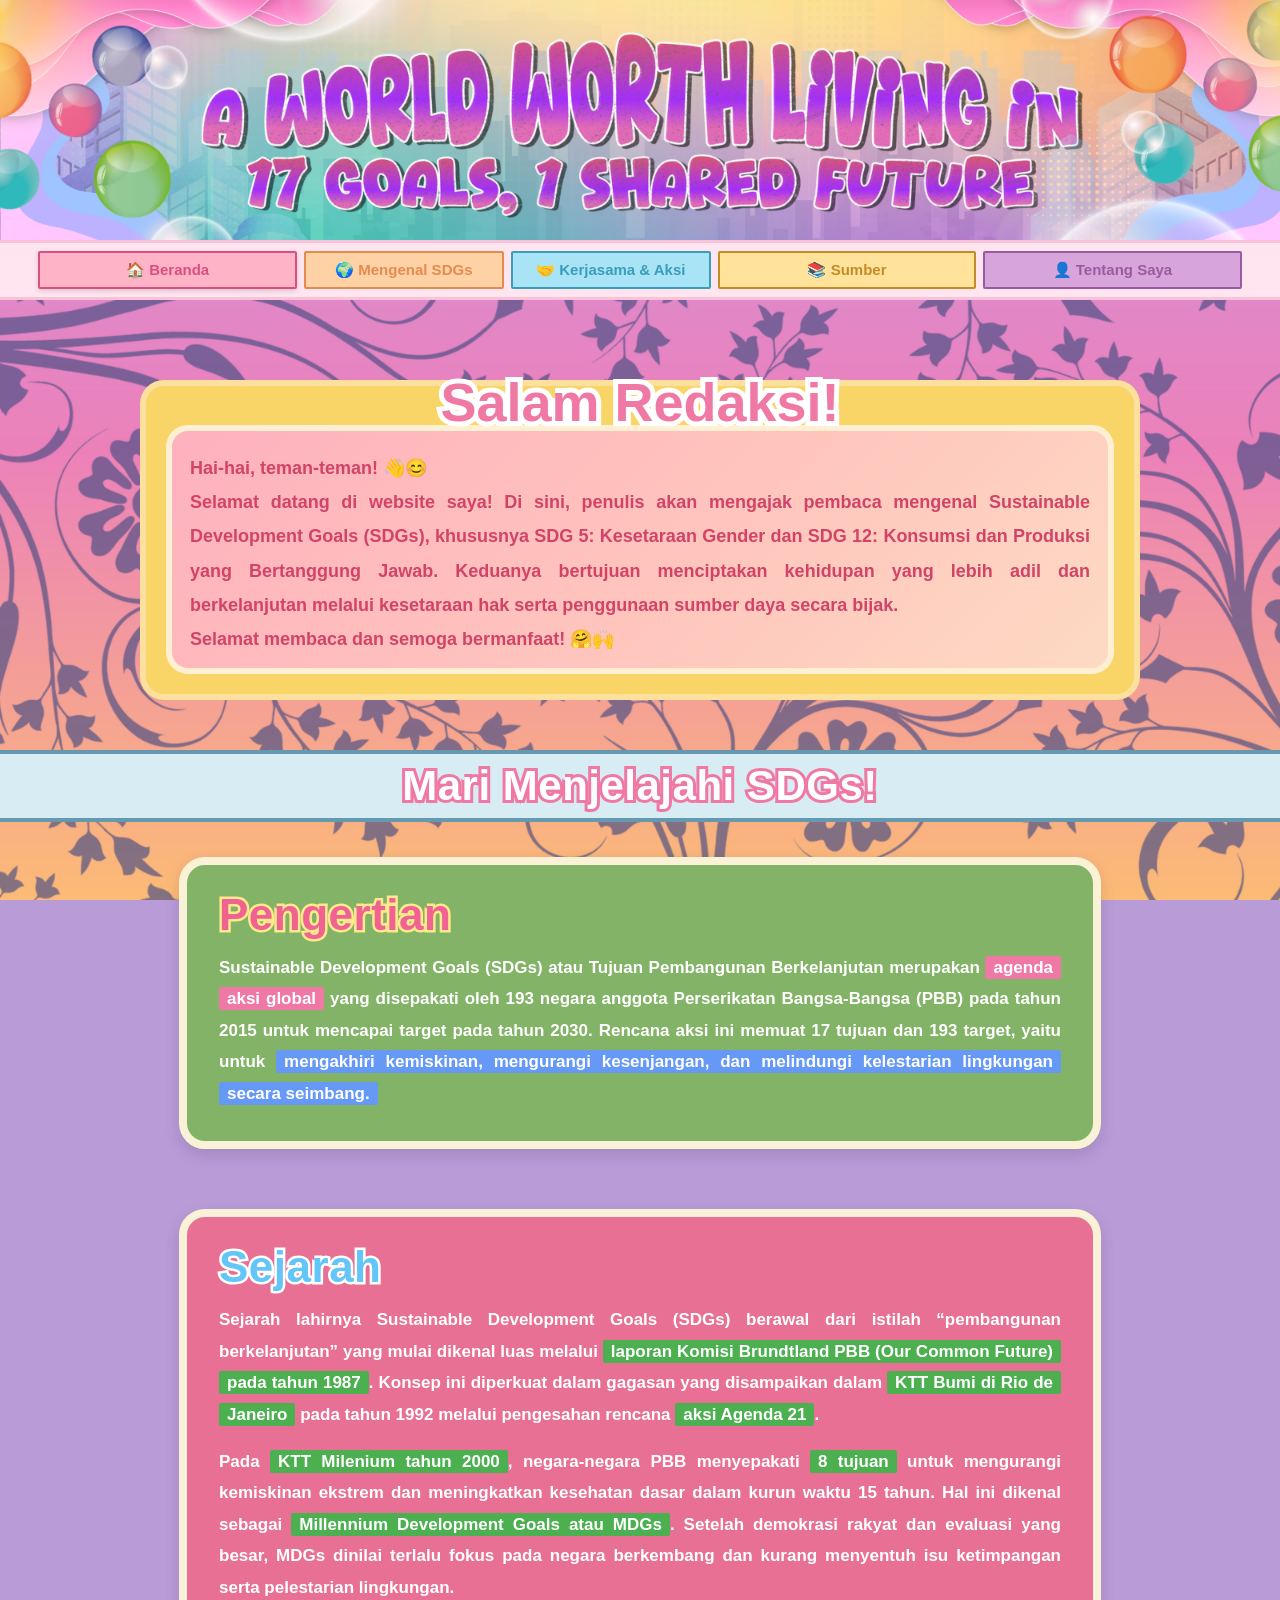
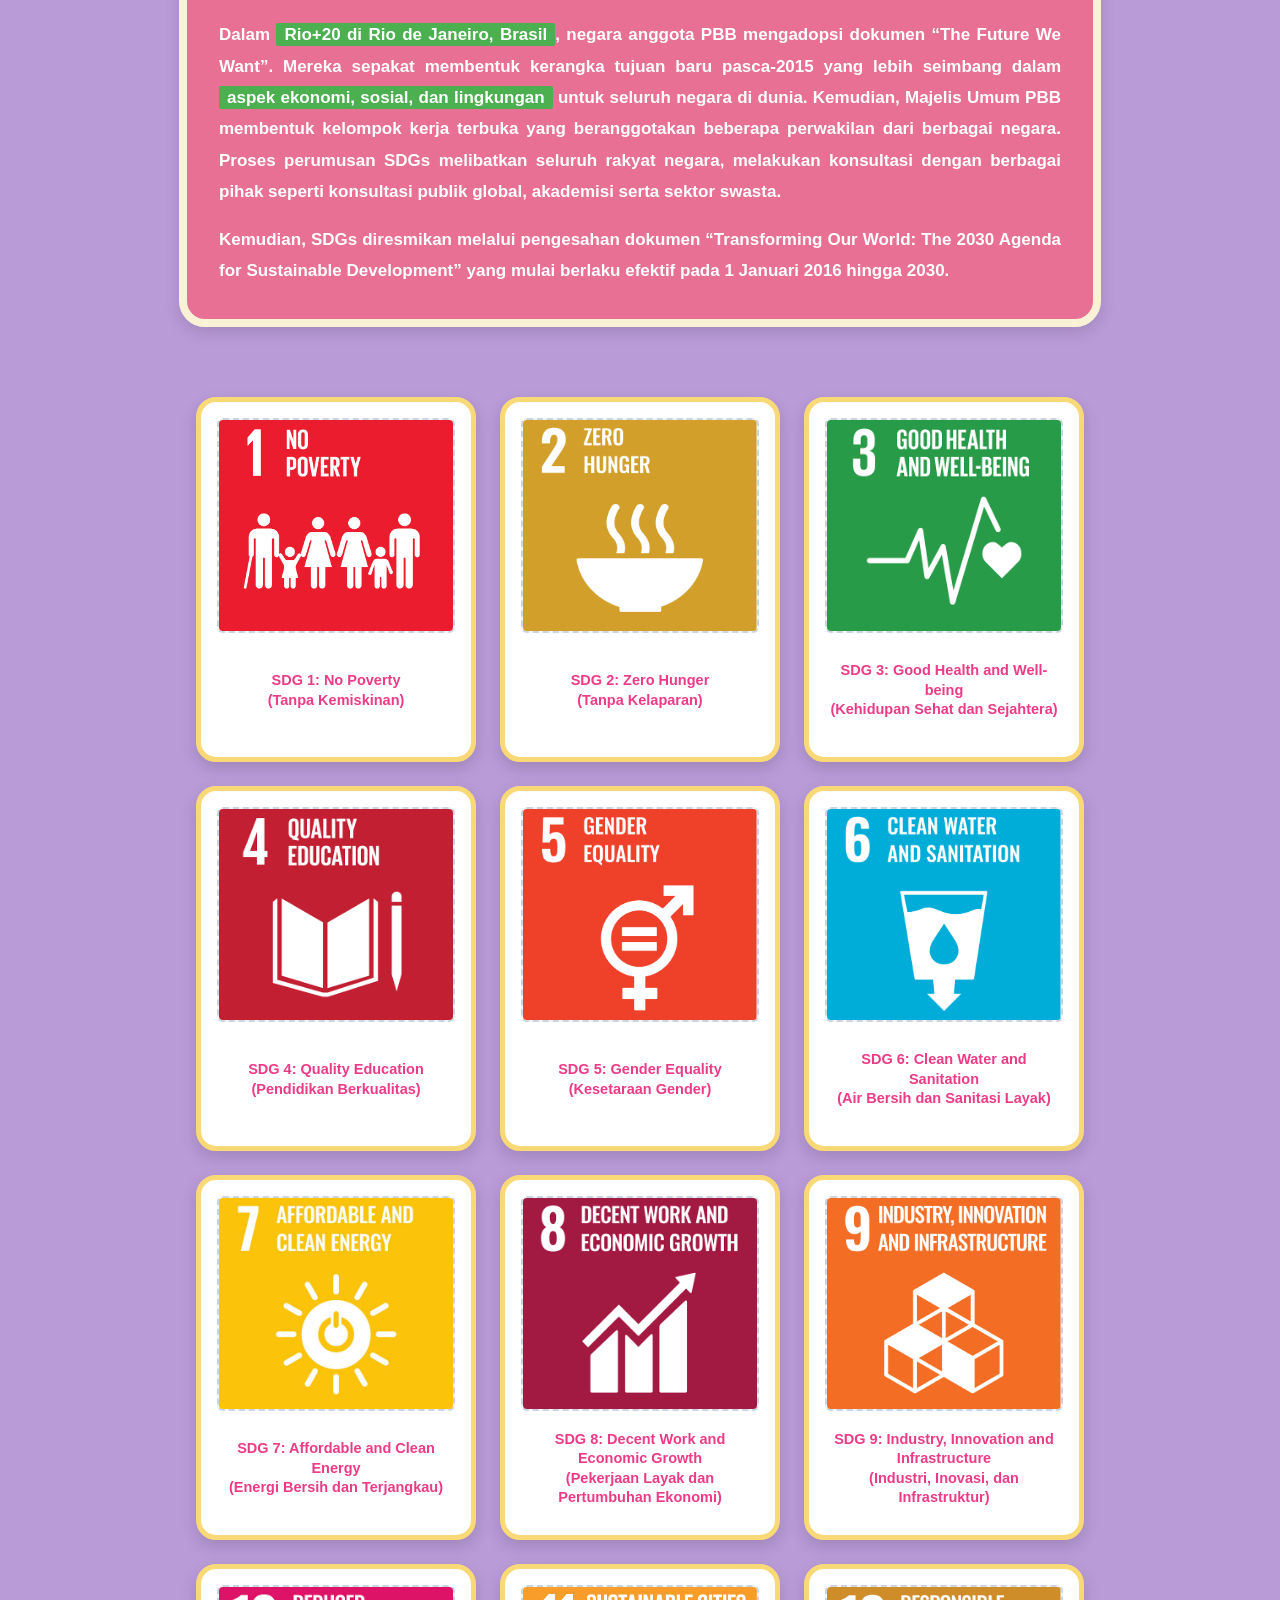
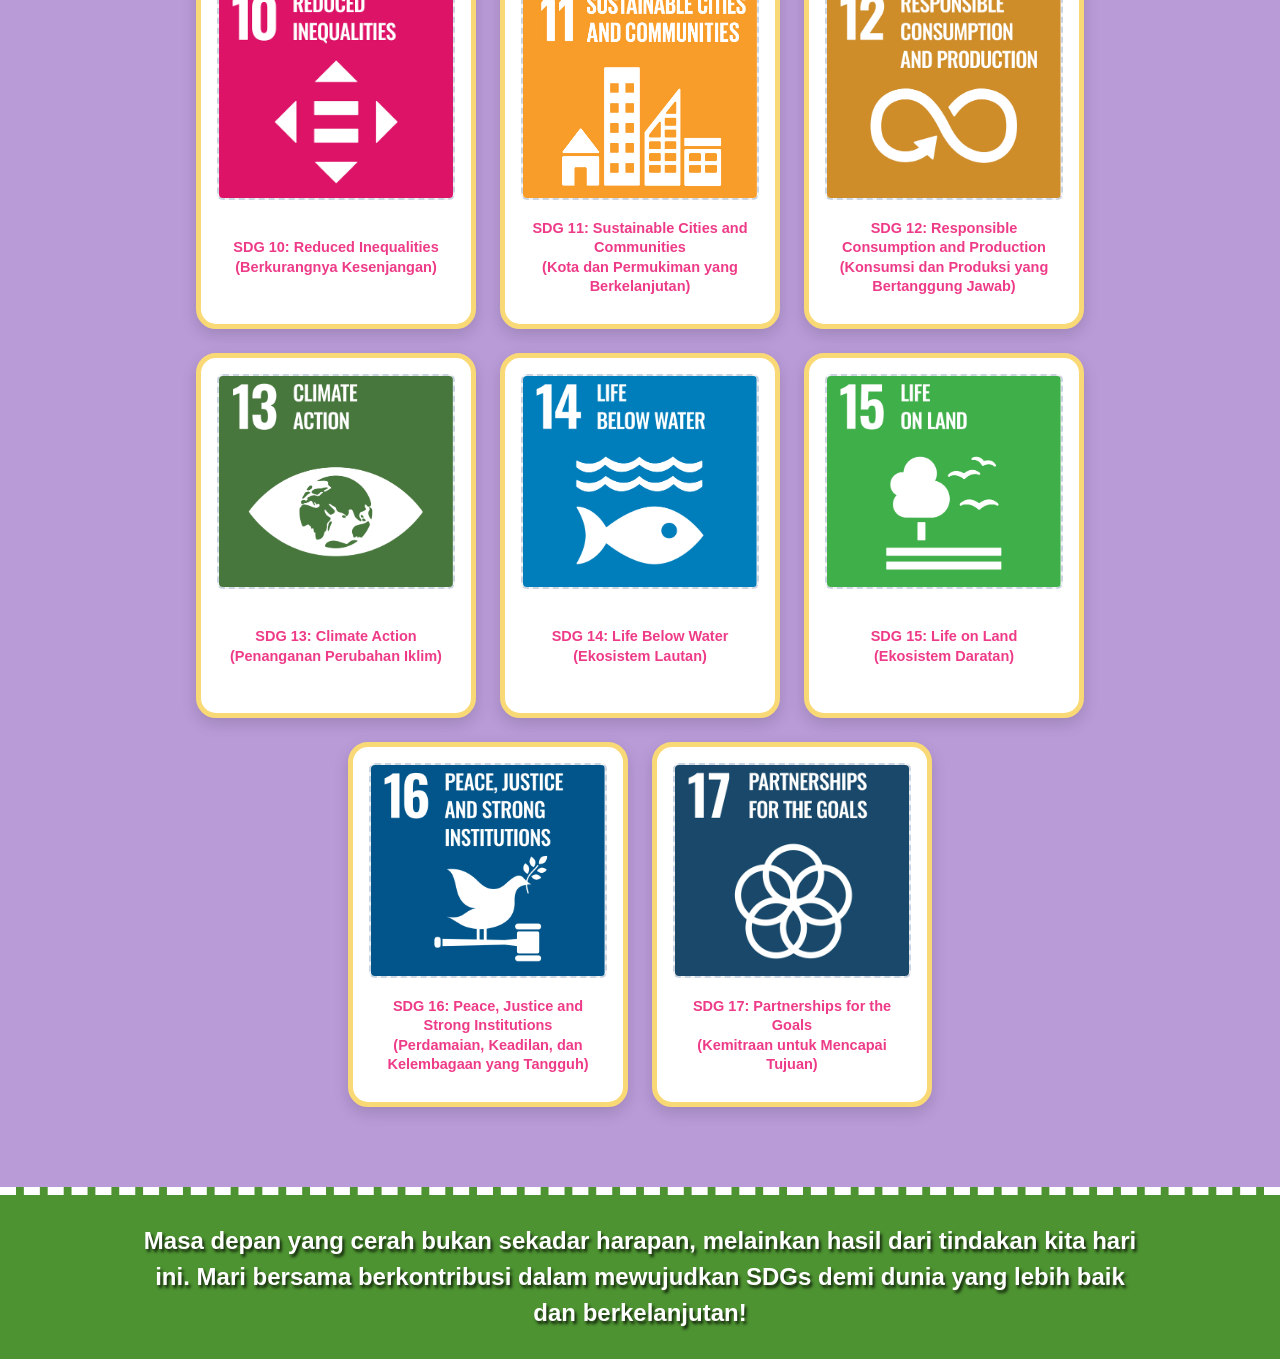
<file: SAS TIK/index.html>
<!DOCTYPE html>
<html lang="id">

<head>
    <meta charset="UTF-8">
    <meta name="viewport" content="width=device-width, initial-scale=1.0">
    <title>A World Worth Living In | SDGs</title>
    <link rel="stylesheet" href="index.css">
</head>

<body class="home-page">
    <header class="header">
        <img
            src="HEADER WEB SAS TIK.png"
            alt="A World Worth Living In - 17 Goals, 1 Shared Future"
        >
    </header>

    <nav class="navbar">
        <a href="index.html" class="nav-item nav-home active">
            🏠 Beranda
        </a>

        <div class="dropdown-container">
    <a href="mengenalsdgs.html" class="nav-item nav-sdgs">
        🌍 Mengenal SDGs
    </a>
    <div class="dropdown-menu">
        <div class="nested-dropdown-container">
            <a href="mengenalsdgs.html" class="sub-btn sub-1 has-submenu">🎯 Konsep Pembangunan</a>
            <div class="nested-dropdown-menu">
                <a href="mengenalsdgs.html#konsep-dasar" class="sub-sub-btn sub-1">🎯 Konsep Dasar</a>
                <a href="mengenalsdgs.html#klasifikasi" class="sub-sub-btn sub-2">⚠️ Klasifikasi SDGs</a>
                <a href="mengenalsdgs.html#karakteristik" class="sub-sub-btn sub-3">🧩 Karakteristik dan Indikator</a>
                <a href="mengenalsdgs.html#dampak" class="sub-sub-btn sub-4">✅ Dampak SDGs</a>
            </div>
        </div>

        <a href="kampanye.html" class="sub-btn sub-2">📢 Kampanye SDG 5</a>
    </div>
</div>

        <div class="dropdown-container">
    <a href="#kerjasama" class="nav-item nav-kerjasama">
        🤝 Kerjasama & Aksi
    </a>
    <div class="dropdown-menu">
        <a href="kondisi.html" class="sub-btn sub-ks-1">🏡 Kondisi di Sekitarku</a>

        <div class="nested-dropdown-container">
            <a href="kerjasama.html" class="sub-btn sub-ks-2 has-submenu">🌐 Kerjasama</a>
            <div class="nested-dropdown-menu">
                <a href="kerjasama.html#bilateral" class="sub-sub-btn">🤝 Bilateral</a>
                <a href="kerjasama.html#regional" class="sub-sub-btn">🌍 Regional</a>
                <a href="kerjasama.html#multilateral" class="sub-sub-btn">🌐 Multilateral</a>
            </div>
        </div>

        <a href="pancasila.html" class="sub-btn sub-ks-3">⭐ Nilai Pancasila</a>
    </div>
</div>
        <a href="sumber.html" class="nav-item nav-sumber">
            📚 Sumber
        </a>
        <a href="tentangsaya.html" class="nav-item nav-tentang">
            👤 Tentang Saya
        </a>
    </nav>

    <main class="main-container">
        <section class="content-box">
            <h1 class="content-title">
                Salam Redaksi!
            </h1>

            <div class="content-text">
                <p>
                    Hai-hai, teman-teman! 👋😊
                </p>
                <p>
                    Selamat datang di website saya! Di sini,
                    penulis akan mengajak pembaca mengenal
                    Sustainable Development Goals (SDGs),
                    khususnya SDG 5: Kesetaraan Gender dan
                    SDG 12: Konsumsi dan Produksi yang
                    Bertanggung Jawab. Keduanya bertujuan menciptakan kehidupan
                    yang lebih adil dan berkelanjutan melalui
                    kesetaraan hak serta penggunaan sumber
                    daya secara bijak.
                </p>
                <p>
                    Selamat membaca dan semoga bermanfaat! 🤗🙌
                </p>
            </div>
        </section>
    </main>

    <section id="mengenalsdgs" class="sdgs-section">
        <div class="section-banner">
            <h2>Mari Menjelajahi SDGs!</h2>
        </div>

        <div class="sdgs-container">
            <div class="sdgs-card">
                <h3 class="sdgs-card-title">Pengertian</h3>
                <p class="sdgs-card-text">
                    Sustainable Development Goals (SDGs) atau Tujuan Pembangunan
                    Berkelanjutan merupakan <span class="highlight-pink">agenda aksi global</span> yang disepakati oleh 193 negara
                    anggota Perserikatan Bangsa-Bangsa (PBB) pada tahun 2015 untuk mencapai
                    target pada tahun 2030. Rencana aksi ini memuat 17 tujuan dan 193 target, yaitu
                    untuk <span class="highlight-blue">mengakhiri kemiskinan, mengurangi kesenjangan, dan melindungi
                    kelestarian lingkungan secara seimbang.</span>
                </p>
            </div>
        </div>
    </section>

    <section id="sejarah" class="sejarah-section">
        <div class="sdgs-container">
            <div class="sejarah-card">
                <h3 class="sejarah-card-title">Sejarah</h3>
                <p class="sejarah-card-text">
                    Sejarah lahirnya Sustainable Development Goals (SDGs) berawal dari istilah “pembangunan berkelanjutan” yang mulai dikenal luas melalui <span class="highlight-green">laporan Komisi Brundtland PBB (Our Common Future) pada tahun 1987</span>. Konsep ini diperkuat dalam gagasan yang disampaikan dalam <span class="highlight-green">KTT Bumi di Rio de Janeiro</span> pada tahun 1992 melalui pengesahan rencana <span class="highlight-green">aksi Agenda 21</span>.
                </p>
                <p class="sejarah-card-text" style="margin-top: 16px;">
                    Pada <span class="highlight-green">KTT Milenium tahun 2000</span>, negara-negara PBB menyepakati <span class="highlight-green">8 tujuan</span> untuk mengurangi kemiskinan ekstrem dan meningkatkan kesehatan dasar dalam kurun waktu 15 tahun. Hal ini dikenal sebagai <span class="highlight-green">Millennium Development Goals atau MDGs</span>. Setelah demokrasi rakyat dan evaluasi yang besar, MDGs dinilai terlalu fokus pada negara berkembang dan kurang menyentuh isu ketimpangan serta pelestarian lingkungan.
                </p>
                <p class="sejarah-card-text" style="margin-top: 16px;">
                    Dalam <span class="highlight-green">Rio+20 di Rio de Janeiro, Brasil</span>, negara anggota PBB mengadopsi dokumen “The Future We Want”. Mereka sepakat membentuk kerangka tujuan baru pasca-2015 yang lebih seimbang dalam <span class="highlight-green">aspek ekonomi, sosial, dan lingkungan</span> untuk seluruh negara di dunia. Kemudian, Majelis Umum PBB membentuk kelompok kerja terbuka yang beranggotakan beberapa perwakilan dari berbagai negara. Proses perumusan SDGs melibatkan seluruh rakyat negara, melakukan konsultasi dengan berbagai pihak seperti konsultasi publik global, akademisi serta sektor swasta.
                </p>
                <p class="sejarah-card-text" style="margin-top: 16px;">
                    Kemudian, SDGs diresmikan melalui pengesahan dokumen “Transforming Our World: The 2030 Agenda for Sustainable Development” yang mulai berlaku efektif pada 1 Januari 2016 hingga 2030.
                </p>
            </div>
        </div>
    </section>

    <section id="tujuan-sdgs" class="sdgs-goals-section">
        <div class="sdgs-grid">
            
            <div class="flip-card">
                <div class="flip-card-inner">
                    <div class="flip-card-front">
                        <div class="sdg-img-box">
                            <img src="SDG1 Gambar.png" alt="SDG 1">
                        </div>
                        <p class="sdg-front-title">SDG 1: No Poverty<br>(Tanpa Kemiskinan)</p>
                    </div>
                    <div class="flip-card-back">
                        <div class="flip-back-inner">
                            <p>Mengakhiri kemiskinan melalui perlindungan sosial, akses terhadap kebutuhan dasar, serta kesempatan ekonomi yang adil bagi semua.</p>
                        </div>
                    </div>
                </div>
            </div>

            <div class="flip-card">
                <div class="flip-card-inner">
                    <div class="flip-card-front">
                        <div class="sdg-img-box">
                            <img src="SDG2 Gambar.webp" alt="SDG 2">
                        </div>
                        <p class="sdg-front-title">SDG 2: Zero Hunger<br>(Tanpa Kelaparan)</p>
                    </div>
                    <div class="flip-card-back">
                        <div class="flip-back-inner">
                            <p>Menghapus kelaparan dan malnutrisi dengan menyediakan pangan bergizi, meningkatkan ketahanan pangan, serta mendukung pertanian berkelanjutan.</p>
                        </div>
                    </div>
                </div>
            </div>

            <div class="flip-card">
                <div class="flip-card-inner">
                    <div class="flip-card-front">
                        <div class="sdg-img-box">
                            <img src="SDG3 Gambar.png" alt="SDG 3">
                        </div>
                        <p class="sdg-front-title">SDG 3: Good Health and Well-being<br>(Kehidupan Sehat dan Sejahtera)</p>
                    </div>
                    <div class="flip-card-back">
                        <div class="flip-back-inner">
                            <p>Menjamin kesehatan dan kesejahteraan semua usia melalui layanan kesehatan yang merata, pencegahan penyakit, serta peningkatan kualitas hidup.</p>
                        </div>
                    </div>
                </div>
            </div>

            <div class="flip-card">
                <div class="flip-card-inner">
                    <div class="flip-card-front">
                        <div class="sdg-img-box">
                            <img src="SDG4 Gambar.png" alt="SDG 4">
                        </div>
                        <p class="sdg-front-title">SDG 4: Quality Education<br>(Pendidikan Berkualitas)</p>
                    </div>
                    <div class="flip-card-back">
                        <div class="flip-back-inner">
                            <p>Mewujudkan pendidikan inklusif, merata, dan berkualitas serta memberikan kesempatan belajar sepanjang hayat bagi semua.</p>
                        </div>
                    </div>
                </div>
            </div>

            <div class="flip-card">
                <div class="flip-card-inner">
                    <div class="flip-card-front">
                        <div class="sdg-img-box">
                            <img src="SDG5 Gambar.webp" alt="SDG 5">
                        </div>
                        <p class="sdg-front-title">SDG 5: Gender Equality<br>(Kesetaraan Gender)</p>
                    </div>
                    <div class="flip-card-back">
                        <div class="flip-back-inner">
                            <p>Menghapus diskriminasi dan kekerasan berbasis gender serta memberikan hak, kesempatan, dan pemberdayaan yang setara bagi perempuan dan laki-laki.</p>
                        </div>
                    </div>
                </div>
            </div>

            <div class="flip-card">
                <div class="flip-card-inner">
                    <div class="flip-card-front">
                        <div class="sdg-img-box">
                            <img src="SDG6 Gambar.webp" alt="SDG 6">
                        </div>
                        <p class="sdg-front-title">SDG 6: Clean Water and Sanitation<br>(Air Bersih dan Sanitasi Layak)</p>
                    </div>
                    <div class="flip-card-back">
                        <div class="flip-back-inner">
                            <p>Menjamin akses air bersih dan sanitasi yang aman, layak, serta berkelanjutan sekaligus melindungi sumber daya air.</p>
                        </div>
                    </div>
                </div>
            </div>

            <div class="flip-card">
                <div class="flip-card-inner">
                    <div class="flip-card-front">
                        <div class="sdg-img-box">
                            <img src="SDG7 Gambar.jpg" alt="SDG 7">
                        </div>
                        <p class="sdg-front-title">SDG 7: Affordable and Clean Energy<br>(Energi Bersih dan Terjangkau)</p>
                    </div>
                    <div class="flip-card-back">
                        <div class="flip-back-inner">
                            <p>Memastikan semua orang memperoleh energi yang terjangkau, andal, dan ramah lingkungan melalui pemanfaatan energi terbarukan.</p>
                        </div>
                    </div>
                </div>
            </div>

            <div class="flip-card">
                <div class="flip-card-inner">
                    <div class="flip-card-front">
                        <div class="sdg-img-box">
                            <img src="SDG8 Gambar.png" alt="SDG 8">
                        </div>
                        <p class="sdg-front-title">SDG 8: Decent Work and Economic Growth<br>(Pekerjaan Layak dan Pertumbuhan Ekonomi)</p>
                    </div>
                    <div class="flip-card-back">
                        <div class="flip-back-inner">
                            <p>Mendorong pertumbuhan ekonomi yang berkelanjutan, menciptakan lapangan kerja layak, serta melindungi hak dan kesejahteraan pekerja.</p>
                        </div>
                    </div>
                </div>
            </div>

            <div class="flip-card">
                <div class="flip-card-inner">
                    <div class="flip-card-front">
                        <div class="sdg-img-box">
                            <img src="SDG9 Gambar.webp" alt="SDG 9">
                        </div>
                        <p class="sdg-front-title">SDG 9: Industry, Innovation and Infrastructure<br>(Industri, Inovasi, dan Infrastruktur)</p>
                    </div>
                    <div class="flip-card-back">
                        <div class="flip-back-inner">
                            <p>Membangun infrastruktur yang tangguh, mengembangkan industri berkelanjutan, serta mendorong inovasi dan kemajuan teknologi.</p>
                        </div>
                    </div>
                </div>
            </div>

            <div class="flip-card">
                <div class="flip-card-inner">
                    <div class="flip-card-front">
                        <div class="sdg-img-box">
                            <img src="SDG10 Gambar.png" alt="SDG 10">
                        </div>
                        <p class="sdg-front-title">SDG 10: Reduced Inequalities<br>(Berkurangnya Kesenjangan)</p>
                    </div>
                    <div class="flip-card-back">
                        <div class="flip-back-inner">
                            <p>Mengurangi kesenjangan sosial dan ekonomi serta mendorong kesempatan dan partisipasi yang setara bagi seluruh masyarakat.</p>
                        </div>
                    </div>
                </div>
            </div>

            <div class="flip-card">
                <div class="flip-card-inner">
                    <div class="flip-card-front">
                        <div class="sdg-img-box">
                            <img src="SDG11 Gambar.png" alt="SDG 11">
                        </div>
                        <p class="sdg-front-title">SDG 11: Sustainable Cities and Communities<br>(Kota dan Permukiman yang Berkelanjutan)</p>
                    </div>
                    <div class="flip-card-back">
                        <div class="flip-back-inner">
                            <p>Menciptakan kota yang inklusif, aman, dan nyaman melalui perumahan layak, transportasi berkelanjutan, pengelolaan sampah, dan ruang hijau.</p>
                        </div>
                    </div>
                </div>
            </div>

            <div class="flip-card">
                <div class="flip-card-inner">
                    <div class="flip-card-front">
                        <div class="sdg-img-box">
                            <img src="SDG12 Gambar.webp" alt="SDG 12">
                        </div>
                        <p class="sdg-front-title">SDG 12: Responsible Consumption and Production<br>(Konsumsi dan Produksi yang Bertanggung Jawab)</p>
                    </div>
                    <div class="flip-card-back">
                        <div class="flip-back-inner">
                            <p>Mendorong konsumsi dan produksi berkelanjutan melalui pengurangan limbah, efisiensi sumber daya, dan daur ulang.</p>
                        </div>
                    </div>
                </div>
            </div>

            <div class="flip-card">
                <div class="flip-card-inner">
                    <div class="flip-card-front">
                        <div class="sdg-img-box">
                            <img src="SDG13 Gambar.webp" alt="SDG 13">
                        </div>
                        <p class="sdg-front-title">SDG 13: Climate Action<br>(Penanganan Perubahan Iklim)</p>
                    </div>
                    <div class="flip-card-back">
                        <div class="flip-back-inner">
                            <p>Mengatasi perubahan iklim melalui pengurangan emisi dan perlindungan lingkungan. Tujuan ini juga meningkatkan kesadaran serta ketahanan terhadap dampak perubahan iklim.</p>
                        </div>
                    </div>
                </div>
            </div>

            <div class="flip-card">
                <div class="flip-card-inner">
                    <div class="flip-card-front">
                        <div class="sdg-img-box">
                            <img src="SDG14 Gambar.webp" alt="SDG 14">
                        </div>
                        <p class="sdg-front-title">SDG 14: Life Below Water<br>(Ekosistem Lautan)</p>
                    </div>
                    <div class="flip-card-back">
                        <div class="flip-back-inner">
                            <p>Melindungi ekosistem laut dengan mengurangi pencemaran, menjaga terumbu karang, dan mencegah penangkapan ikan berlebihan. Laut yang sehat mendukung keanekaragaman hayati.</p>
                        </div>
                    </div>
                </div>
            </div>

            <div class="flip-card">
                <div class="flip-card-inner">
                    <div class="flip-card-front">
                        <div class="sdg-img-box">
                            <img src="SDG15 Gambar.webp" alt="SDG 15">
                        </div>
                        <p class="sdg-front-title">SDG 15: Life on Land<br>(Ekosistem Daratan)</p>
                    </div>
                    <div class="flip-card-back">
                        <div class="flip-back-inner">
                            <p>Melindungi hutan, mencegah deforestasi, dan menjaga keanekaragaman hayati. Tujuan ini juga melindungi satwa liar serta keseimbangan ekosistem.</p>
                        </div>
                    </div>
                </div>
            </div>

            <div class="flip-card">
                <div class="flip-card-inner">
                    <div class="flip-card-front">
                        <div class="sdg-img-box">
                            <img src="SDG16 Gambar.webp" alt="SDG 16">
                        </div>
                        <p class="sdg-front-title">SDG 16: Peace, Justice and Strong Institutions<br>(Perdamaian, Keadilan, dan Kelembagaan yang Tangguh)</p>
                    </div>
                    <div class="flip-card-back">
                        <div class="flip-back-inner">
                            <p>Mewujudkan masyarakat yang damai dan adil melalui penegakan hukum serta lembaga yang transparan dan bertanggung jawab. Setiap orang berhak mendapatkan perlindungan dan keadilan.</p>
                        </div>
                    </div>
                </div>
            </div>

            <div class="flip-card">
                <div class="flip-card-inner">
                    <div class="flip-card-front">
                        <div class="sdg-img-box">
                            <img src="SDG17 Gambar.png" alt="SDG 17">
                        </div>
                        <p class="sdg-front-title">SDG 17: Partnerships for the Goals<br>(Kemitraan untuk Mencapai Tujuan)</p>
                    </div>
                    <div class="flip-card-back">
                        <div class="flip-back-inner">
                            <p>Memperkuat kerja sama antara negara, pemerintah, masyarakat, dan sektor swasta dalam mencapai SDGs. Kemitraan membantu berbagi sumber daya, pengetahuan, dan teknologi.</p>
                        </div>
                    </div>
                </div>
            </div>

        </div>
    </section>

    <footer class="closing-banner">
        <p class="closing-text">
            Masa depan yang cerah bukan sekadar harapan, melainkan hasil dari tindakan kita hari ini. Mari bersama berkontribusi dalam mewujudkan SDGs demi dunia yang lebih baik dan berkelanjutan!
        </p>
    </footer>
</body>
</html>
</file>
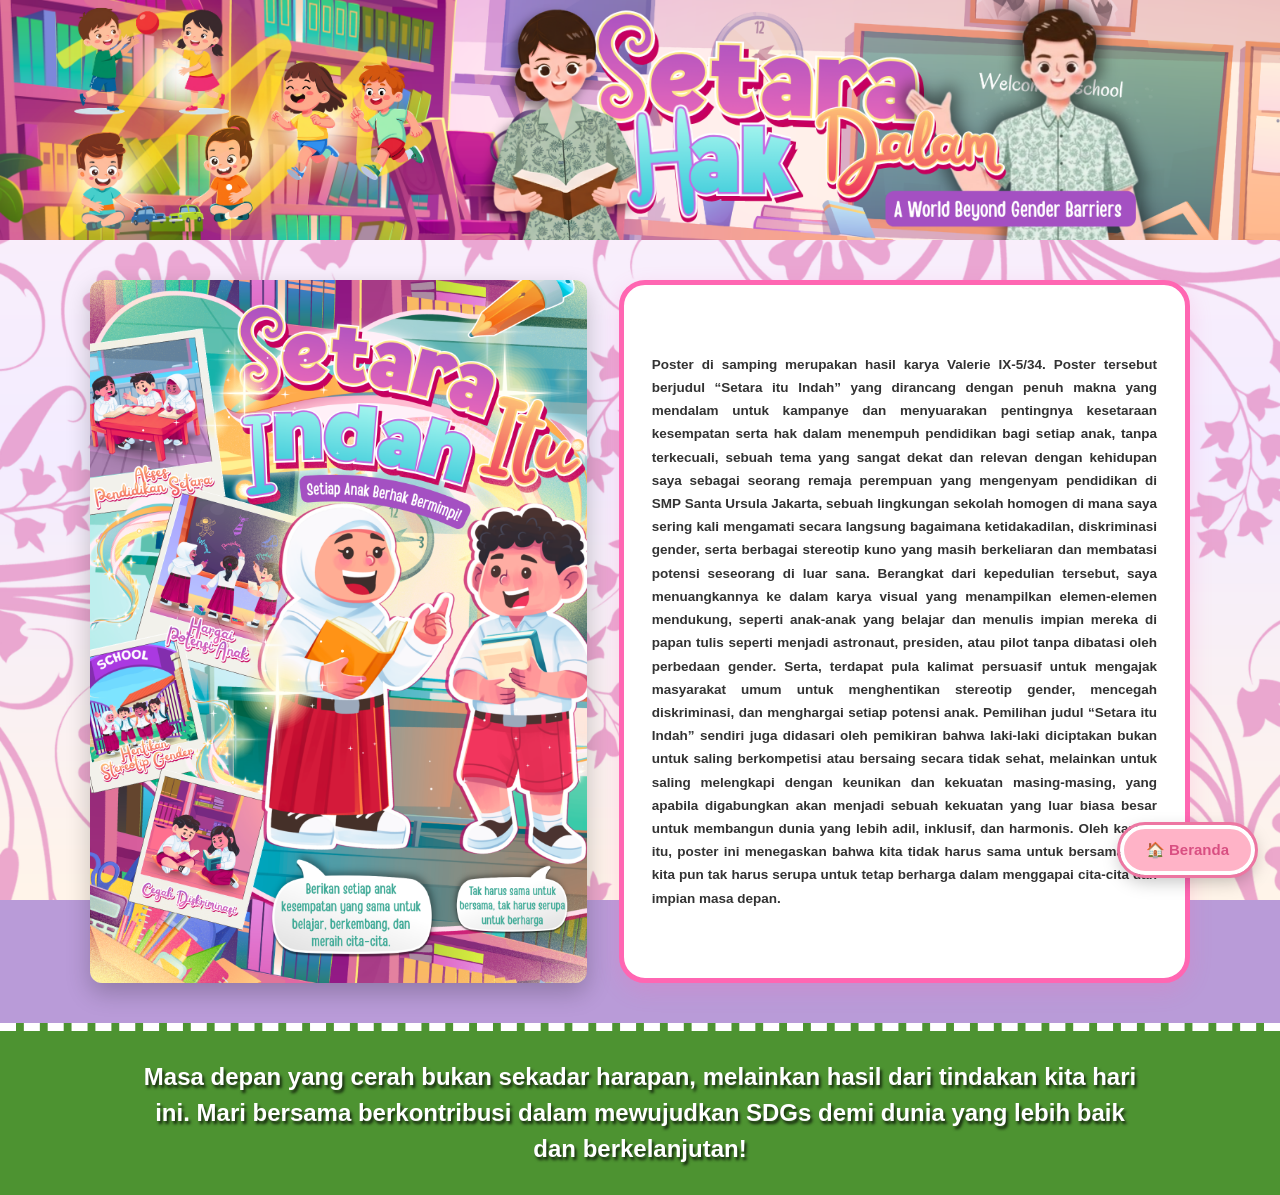
<file: SAS TIK/kampanye.html>
<!DOCTYPE html>
<html lang="id">

<head>
    <meta charset="UTF-8">
    <meta name="viewport" content="width=device-width, initial-scale=1.0">
    <title>Kampanye SDG 5 | A World Worth Living In</title>
    <link rel="stylesheet" href="kampanye.css">
</head>

<body class="kampanye-page">
    <header class="header">
        <img src="HEADER WEB SAS TIK IPS.png" alt="Header Kampanye SDG 5">
    </header>

    <main class="kampanye-wrapper">
        <div class="kampanye-grid">

            <div class="poster-container">
                <!-- Ganti nama file src sesuai nama file postermu -->
                <img src="Valerie_Poster Kesetaraan Gender_95_34 (1).png" alt="Poster Kampanye Setara Itu Indah">
            </div>

            <div class="deskripsi-card">
                <p>
                    Poster di samping merupakan hasil karya Valerie IX-5/34. Poster tersebut berjudul “Setara itu Indah” yang dirancang dengan penuh makna yang mendalam untuk kampanye dan menyuarakan pentingnya kesetaraan kesempatan serta hak dalam menempuh pendidikan bagi setiap anak, tanpa terkecuali, sebuah tema yang sangat dekat dan relevan dengan kehidupan saya sebagai seorang remaja perempuan yang mengenyam pendidikan di SMP Santa Ursula Jakarta, sebuah lingkungan sekolah homogen di mana saya sering kali mengamati secara langsung bagaimana ketidakadilan, diskriminasi gender, serta berbagai stereotip kuno yang masih berkeliaran dan membatasi potensi seseorang di luar sana. Berangkat dari kepedulian tersebut, saya menuangkannya ke dalam karya visual yang menampilkan elemen-elemen mendukung, seperti anak-anak yang belajar dan menulis impian mereka di papan tulis seperti menjadi astronaut, presiden, atau pilot tanpa dibatasi oleh perbedaan gender. Serta, terdapat pula kalimat persuasif untuk mengajak masyarakat umum untuk menghentikan stereotip gender, mencegah diskriminasi, dan menghargai setiap potensi anak. Pemilihan judul “Setara itu Indah” sendiri juga didasari oleh pemikiran bahwa laki-laki diciptakan bukan untuk saling berkompetisi atau bersaing secara tidak sehat, melainkan untuk saling melengkapi dengan keunikan dan kekuatan masing-masing, yang apabila digabungkan akan menjadi sebuah kekuatan yang luar biasa besar untuk membangun dunia yang lebih adil, inklusif, dan harmonis. Oleh karena itu, poster ini menegaskan bahwa kita tidak harus sama untuk bersama, dan kita pun tak harus serupa untuk tetap berharga dalam menggapai cita-cita dan impian masa depan.
                </p>
            </div>
        </div>
    </main>

    <footer class="closing-banner">
        <p class="closing-text">
            Masa depan yang cerah bukan sekadar harapan, melainkan hasil dari tindakan kita hari ini. Mari bersama berkontribusi dalam mewujudkan SDGs demi dunia yang lebih baik dan berkelanjutan!
        </p>
    </footer>
    <a href="index.html" class="floating-home-btn">🏠 Beranda</a>
</body>
</html>
</file>
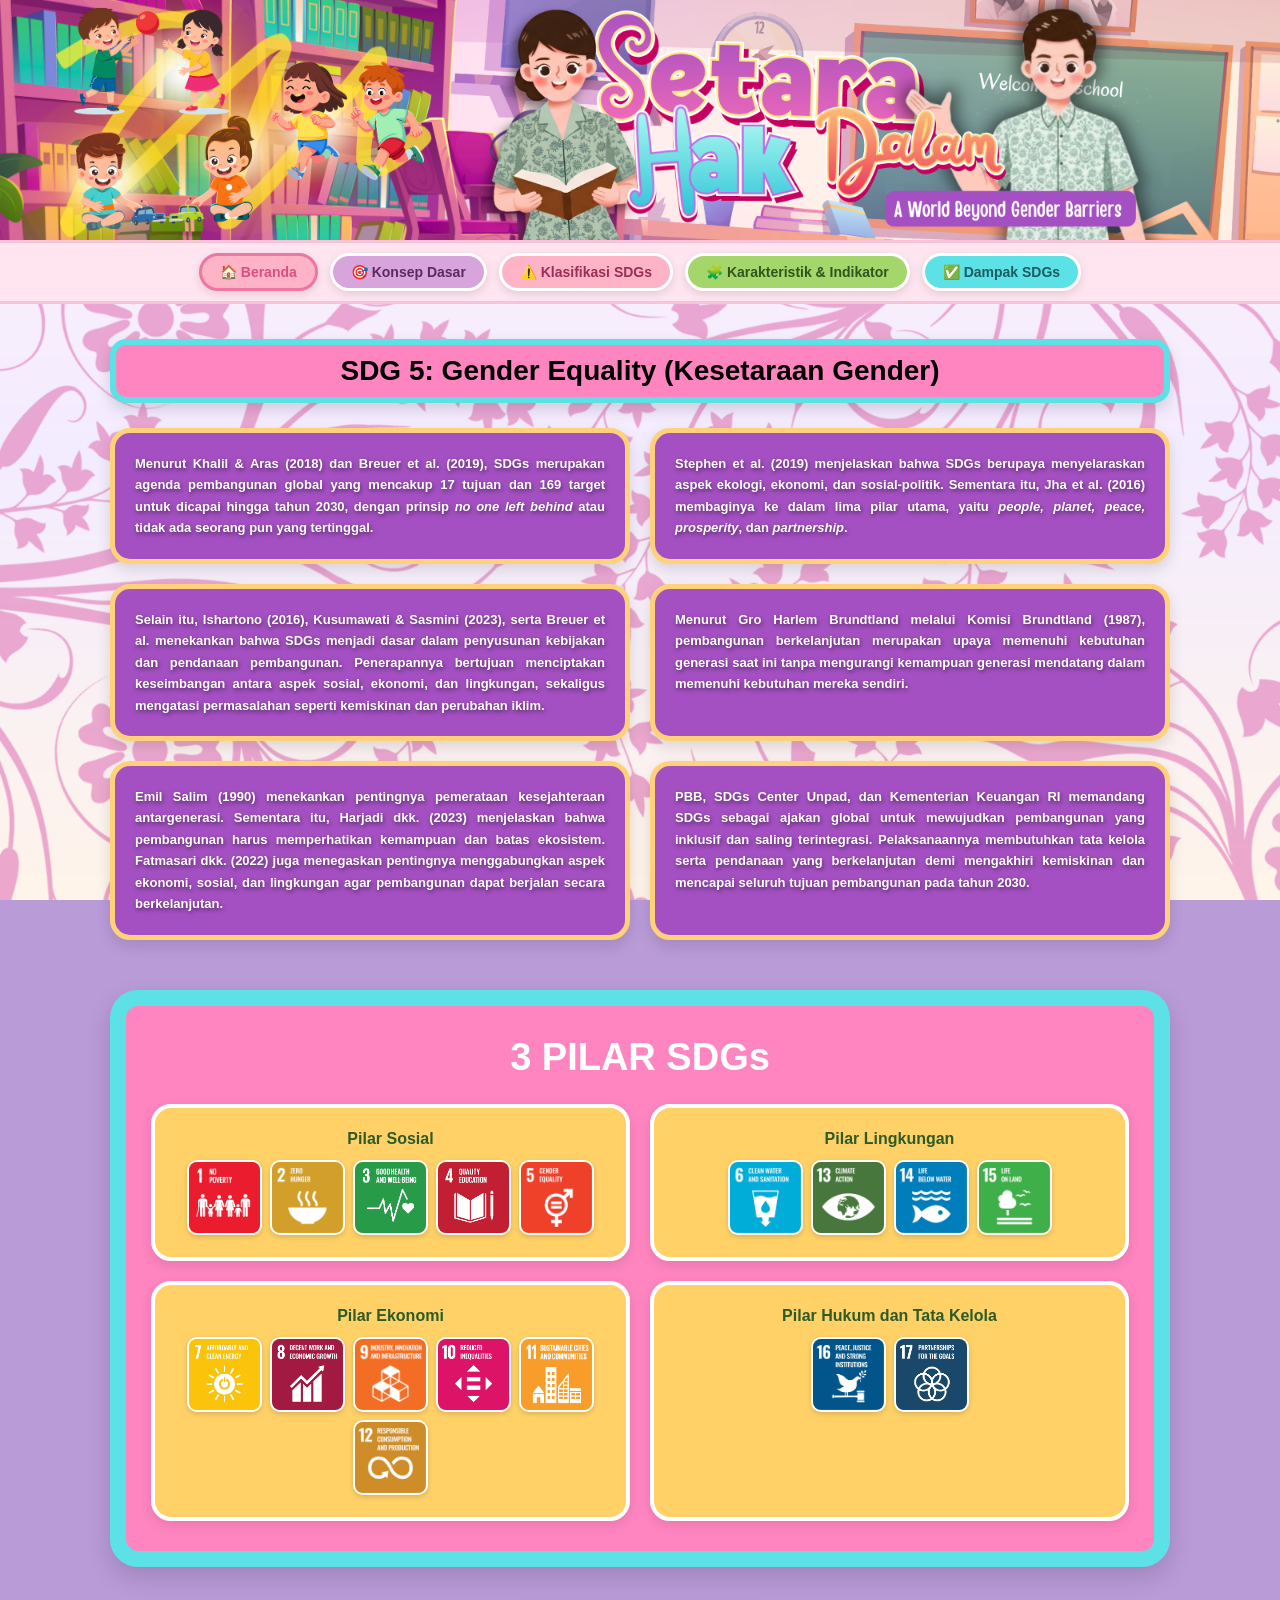
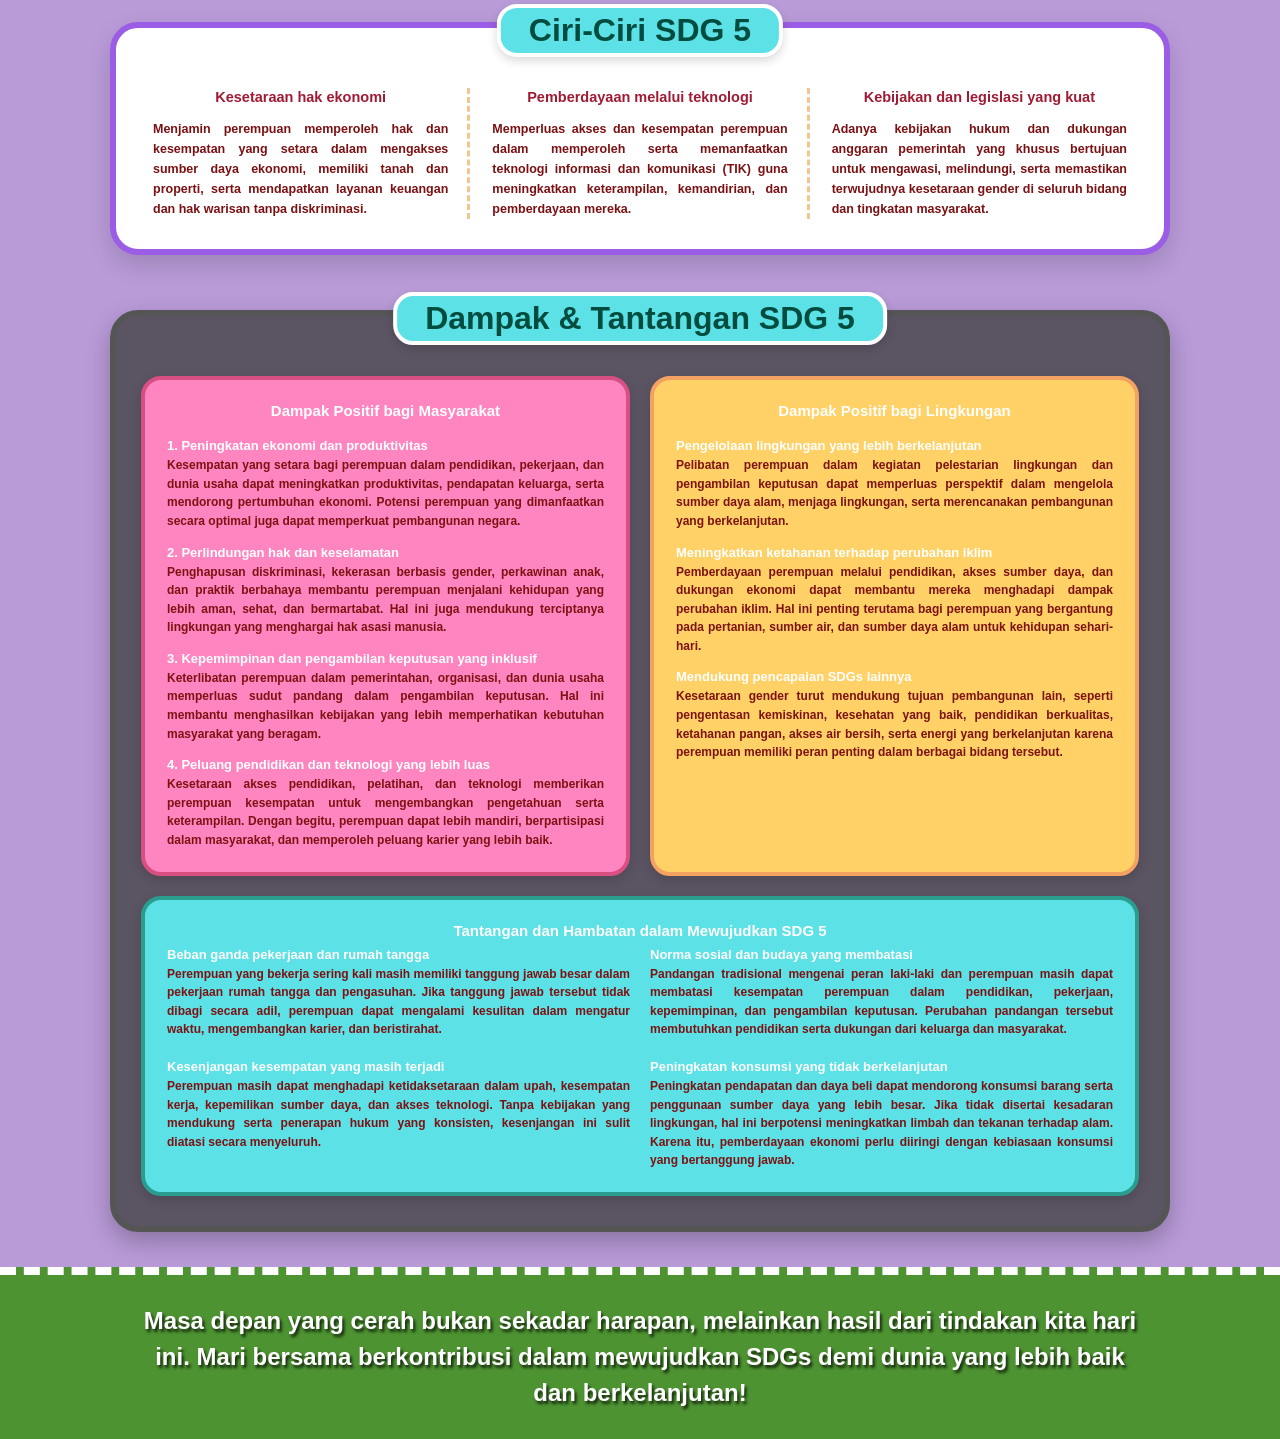
<file: SAS TIK/mengenalsdgs.html>
<!DOCTYPE html>
<html lang="id">

<head>
    <meta charset="UTF-8">
    <meta name="viewport" content="width=device-width, initial-scale=1.0">
    <title>Mengenal SDGs | A World Worth Living In</title>
    <link rel="stylesheet" href="mengenalsdgs.css">
</head>

<body class="sdgs-subpage">
    <header class="header">
        <img src="HEADER WEB SAS TIK IPS.png" alt="Header Mengenal SDGs">
    </header>

    <div class="sub-navbar-container">
        <div class="sub-navbar">
            <a href="index.html" class="pill-card pill-home">🏠 Beranda</a>
            <a href="#konsep-dasar" class="pill-card pill-purple">🎯 Konsep Dasar</a>
            <a href="#klasifikasi" class="pill-card pill-pink">⚠️ Klasifikasi SDGs</a>
            <a href="#karakteristik" class="pill-card pill-green">🧩 Karakteristik & Indikator</a>
            <a href="#dampak" class="pill-card pill-teal">✅ Dampak SDGs</a>
        </div>
    </div>

    <main class="content-wrapper">

        <section id="konsep-dasar" class="sdg-section-block">
            <div class="banner-sdg-title">
                <h2>SDG 5: Gender Equality (Kesetaraan Gender)</h2>
            </div>
            
            <div class="purple-grid-6">
                <div class="academic-card">
                    <p>Menurut Khalil & Aras (2018) dan Breuer et al. (2019), SDGs merupakan agenda pembangunan global yang mencakup 17 tujuan dan 169 target untuk dicapai hingga tahun 2030, dengan prinsip <em>no one left behind</em> atau tidak ada seorang pun yang tertinggal.</p>
                </div>
                <div class="academic-card">
                    <p>Stephen et al. (2019) menjelaskan bahwa SDGs berupaya menyelaraskan aspek ekologi, ekonomi, dan sosial-politik. Sementara itu, Jha et al. (2016) membaginya ke dalam lima pilar utama, yaitu <em>people, planet, peace, prosperity</em>, dan <em>partnership</em>.</p>
                </div>
                <div class="academic-card">
                    <p>Selain itu, Ishartono (2016), Kusumawati & Sasmini (2023), serta Breuer et al. menekankan bahwa SDGs menjadi dasar dalam penyusunan kebijakan dan pendanaan pembangunan. Penerapannya bertujuan menciptakan keseimbangan antara aspek sosial, ekonomi, dan lingkungan, sekaligus mengatasi permasalahan seperti kemiskinan dan perubahan iklim.</p>
                </div>
                <div class="academic-card">
                    <p>Menurut Gro Harlem Brundtland melalui Komisi Brundtland (1987), pembangunan berkelanjutan merupakan upaya memenuhi kebutuhan generasi saat ini tanpa mengurangi kemampuan generasi mendatang dalam memenuhi kebutuhan mereka sendiri.</p>
                </div>
                <div class="academic-card">
                    <p>Emil Salim (1990) menekankan pentingnya pemerataan kesejahteraan antargenerasi. Sementara itu, Harjadi dkk. (2023) menjelaskan bahwa pembangunan harus memperhatikan kemampuan dan batas ekosistem. Fatmasari dkk. (2022) juga menegaskan pentingnya menggabungkan aspek ekonomi, sosial, dan lingkungan agar pembangunan dapat berjalan secara berkelanjutan.</p>
                </div>
                <div class="academic-card">
                    <p>PBB, SDGs Center Unpad, dan Kementerian Keuangan RI memandang SDGs sebagai ajakan global untuk mewujudkan pembangunan yang inklusif dan saling terintegrasi. Pelaksanaannya membutuhkan tata kelola serta pendanaan yang berkelanjutan demi mengakhiri kemiskinan dan mencapai seluruh tujuan pembangunan pada tahun 2030.</p>
                </div>
            </div>
        </section>

        <section id="klasifikasi" class="sdg-section-block">
            <div class="pink-container-box">
                <h2 class="centered-title">3 PILAR SDGs</h2>
                <div class="pillars-grid-4">
                    <div class="pillar-card">
                        <h3>Pilar Sosial</h3>
                        <div class="mini-img-grid">
                            <img src="SDG1 Gambar.png" alt="SDG 1">
                            <img src="SDG2 Gambar.webp" alt="SDG 2">
                            <img src="SDG3 Gambar.png" alt="SDG 3">
                            <img src="SDG4 Gambar.png" alt="SDG 4">
                            <img src="SDG5 Gambar.webp" alt="SDG 5">
                        </div>
                    </div>
                    <div class="pillar-card">
                        <h3>Pilar Lingkungan</h3>
                        <div class="mini-img-grid">
                            <img src="SDG6 Gambar.webp" alt="SDG 6">
                            <img src="SDG13 Gambar.webp" alt="SDG 13">
                            <img src="SDG14 Gambar.webp" alt="SDG 14">
                            <img src="SDG15 Gambar.webp" alt="SDG 15">
                        </div>
                    </div>
                    <div class="pillar-card">
                        <h3>Pilar Ekonomi</h3>
                        <div class="mini-img-grid">
                            <img src="SDG7 Gambar.jpg" alt="SDG 7">
                            <img src="SDG8 Gambar.png" alt="SDG 8">
                            <img src="SDG9 Gambar.webp" alt="SDG 9">
                            <img src="SDG10 Gambar.png" alt="SDG 10">
                            <img src="SDG11 Gambar.png" alt="SDG 11">
                            <img src="SDG12 Gambar.webp" alt="SDG 12">
                        </div>
                    </div>
                    <div class="pillar-card">
                        <h3>Pilar Hukum dan Tata Kelola</h3>
                        <div class="mini-img-grid">
                            <img src="SDG16 Gambar.webp" alt="SDG 16">
                            <img src="SDG17 Gambar.png" alt="SDG 17">
                        </div>
                    </div>
                </div>
            </div>
        </section>

        <section id="karakteristik" class="ciri-section">
            <div class="ciri-wrapper">
                <div class="ciri-box-container">
                    <h2 class="ciri-main-title">Ciri-Ciri SDG 5</h2>
                    
                    <div class="ciri-3-columns">
                        <div class="ciri-col-item">
                            <h3>Kesetaraan hak ekonomi</h3>
                            <p>Menjamin perempuan memperoleh hak dan kesempatan yang setara dalam mengakses sumber daya ekonomi, memiliki tanah dan properti, serta mendapatkan layanan keuangan dan hak warisan tanpa diskriminasi.</p>
                        </div>
                        
                        <div class="ciri-col-item">
                            <h3>Pemberdayaan melalui teknologi</h3>
                            <p>Memperluas akses dan kesempatan perempuan dalam memperoleh serta memanfaatkan teknologi informasi dan komunikasi (TIK) guna meningkatkan keterampilan, kemandirian, dan pemberdayaan mereka.</p>
                        </div>

                        <div class="ciri-col-item">
                            <h3>Kebijakan dan legislasi yang kuat</h3>
                            <p>Adanya kebijakan hukum dan dukungan anggaran pemerintah yang khusus bertujuan untuk mengawasi, melindungi, serta memastikan terwujudnya kesetaraan gender di seluruh bidang dan tingkatan masyarakat.</p>
                        </div>
                    </div>
                </div>
            </div>
        </section>

        <section id="dampak" class="dampak-section">
            <div class="dampak-wrapper">
                <div class="dampak-box-dark">
                    <h2 class="dampak-main-title">Dampak & Tantangan SDG 5</h2>
                    
                    <div class="dampak-top-grid">
                        <div class="dampak-card pink-card">
                            <h3>Dampak Positif bagi Masyarakat</h3>
                            
                            <div class="dampak-item">
                                <strong>1. Peningkatan ekonomi dan produktivitas</strong>
                                <p>Kesempatan yang setara bagi perempuan dalam pendidikan, pekerjaan, dan dunia usaha dapat meningkatkan produktivitas, pendapatan keluarga, serta mendorong pertumbuhan ekonomi. Potensi perempuan yang dimanfaatkan secara optimal juga dapat memperkuat pembangunan negara.</p>
                            </div>

                            <div class="dampak-item">
                                <strong>2. Perlindungan hak dan keselamatan</strong>
                                <p>Penghapusan diskriminasi, kekerasan berbasis gender, perkawinan anak, dan praktik berbahaya membantu perempuan menjalani kehidupan yang lebih aman, sehat, dan bermartabat. Hal ini juga mendukung terciptanya lingkungan yang menghargai hak asasi manusia.</p>
                            </div>

                            <div class="dampak-item">
                                <strong>3. Kepemimpinan dan pengambilan keputusan yang inklusif</strong>
                                <p>Keterlibatan perempuan dalam pemerintahan, organisasi, dan dunia usaha memperluas sudut pandang dalam pengambilan keputusan. Hal ini membantu menghasilkan kebijakan yang lebih memperhatikan kebutuhan masyarakat yang beragam.</p>
                            </div>

                            <div class="dampak-item">
                                <strong>4. Peluang pendidikan dan teknologi yang lebih luas</strong>
                                <p>Kesetaraan akses pendidikan, pelatihan, dan teknologi memberikan perempuan kesempatan untuk mengembangkan pengetahuan serta keterampilan. Dengan begitu, perempuan dapat lebih mandiri, berpartisipasi dalam masyarakat, dan memperoleh peluang karier yang lebih baik.</p>
                            </div>
                        </div>

                        <div class="dampak-card yellow-card">
                            <h3>Dampak Positif bagi Lingkungan</h3>
                            
                            <div class="dampak-item">
                                <strong>Pengelolaan lingkungan yang lebih berkelanjutan</strong>
                                <p>Pelibatan perempuan dalam kegiatan pelestarian lingkungan dan pengambilan keputusan dapat memperluas perspektif dalam mengelola sumber daya alam, menjaga lingkungan, serta merencanakan pembangunan yang berkelanjutan.</p>
                            </div>

                            <div class="dampak-item">
                                <strong>Meningkatkan ketahanan terhadap perubahan iklim</strong>
                                <p>Pemberdayaan perempuan melalui pendidikan, akses sumber daya, dan dukungan ekonomi dapat membantu mereka menghadapi dampak perubahan iklim. Hal ini penting terutama bagi perempuan yang bergantung pada pertanian, sumber air, dan sumber daya alam untuk kehidupan sehari-hari.</p>
                            </div>

                            <div class="dampak-item">
                                <strong>Mendukung pencapaian SDGs lainnya</strong>
                                <p>Kesetaraan gender turut mendukung tujuan pembangunan lain, seperti pengentasan kemiskinan, kesehatan yang baik, pendidikan berkualitas, ketahanan pangan, akses air bersih, serta energi yang berkelanjutan karena perempuan memiliki peran penting dalam berbagai bidang tersebut.</p>
                            </div>
                        </div>
                    </div>

                    <div class="dampak-bottom-card cyan-card">
                        <h3>Tantangan dan Hambatan dalam Mewujudkan SDG 5</h3>
                        
                        <div class="tantangan-grid">
                            <div class="dampak-item">
                                <strong>Beban ganda pekerjaan dan rumah tangga</strong>
                                <p>Perempuan yang bekerja sering kali masih memiliki tanggung jawab besar dalam pekerjaan rumah tangga dan pengasuhan. Jika tanggung jawab tersebut tidak dibagi secara adil, perempuan dapat mengalami kesulitan dalam mengatur waktu, mengembangkan karier, dan beristirahat.</p>
                            </div>

                            <div class="dampak-item">
                                <strong>Norma sosial dan budaya yang membatasi</strong>
                                <p>Pandangan tradisional mengenai peran laki-laki dan perempuan masih dapat membatasi kesempatan perempuan dalam pendidikan, pekerjaan, kepemimpinan, dan pengambilan keputusan. Perubahan pandangan tersebut membutuhkan pendidikan serta dukungan dari keluarga dan masyarakat.</p>
                            </div>

                            <div class="dampak-item">
                                <strong>Kesenjangan kesempatan yang masih terjadi</strong>
                                <p>Perempuan masih dapat menghadapi ketidaksetaraan dalam upah, kesempatan kerja, kepemilikan sumber daya, dan akses teknologi. Tanpa kebijakan yang mendukung serta penerapan hukum yang konsisten, kesenjangan ini sulit diatasi secara menyeluruh.</p>
                            </div>

                            <div class="dampak-item">
                                <strong>Peningkatan konsumsi yang tidak berkelanjutan</strong>
                                <p>Peningkatan pendapatan dan daya beli dapat mendorong konsumsi barang serta penggunaan sumber daya yang lebih besar. Jika tidak disertai kesadaran lingkungan, hal ini berpotensi meningkatkan limbah dan tekanan terhadap alam. Karena itu, pemberdayaan ekonomi perlu diiringi dengan kebiasaan konsumsi yang bertanggung jawab.</p>
                            </div>
                        </div>
                    </div>

                </div>
            </div>
        </section>

    </main>

    <footer class="closing-banner">
        <p class="closing-text">
            Masa depan yang cerah bukan sekadar harapan, melainkan hasil dari tindakan kita hari ini. Mari bersama berkontribusi dalam mewujudkan SDGs demi dunia yang lebih baik dan berkelanjutan!
        </p>
    </footer>
</body>
</html>
</file>
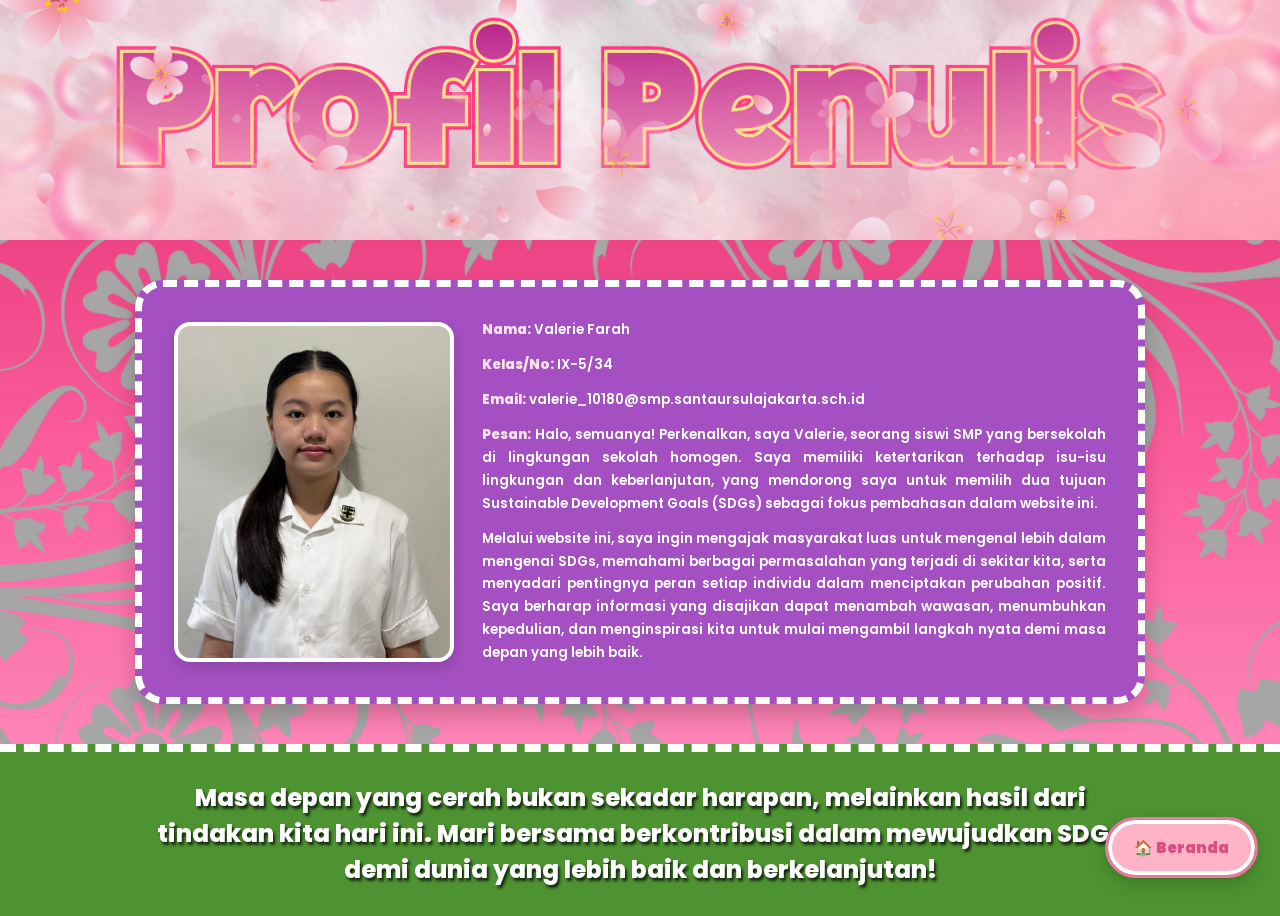
<file: SAS TIK/tentangsaya.html>
<!DOCTYPE html>
<html lang="id">

<head>
    <meta charset="UTF-8">
    <meta name="viewport" content="width=device-width, initial-scale=1.0">
    <title>Profil Penulis | A World Worth Living In</title>
    <link href="https://fonts.googleapis.com/css2?family=Poppins:wght@400;600;700;800;900&display=swap" rel="stylesheet">
    <link rel="stylesheet" href="tentangsaya.css">
</head>

<body class="tentang-page">
    <!-- HEADER -->
    <header class="header">
        <img src="HEADER WEB SAS TIK Tentang Saya.png" alt="Header Profil Penulis">
    </header>

    <!-- KONTEN UTAMA PROFIL -->
    <main class="profil-wrapper">
        <div class="profil-card">

            <div class="profil-foto-box">
    <img src="Foto Valerie.jpeg" alt="Foto Valerie Utama" class="foto-utama">
    <img src="Foto Kecil Valerie.jpeg" alt="Foto Valerie Kecil" class="foto-kecil">
</div>

            <!-- Kolom Kanan: Teks & Biodata -->
            <div class="profil-info-box">
                <p><strong>Nama:</strong> Valerie Farah</p>
                <p><strong>Kelas/No:</strong> IX-5/34</p>
                <p><strong>Email:</strong> valerie_10180@smp.santaursulajakarta.sch.id</p>
                <p><strong>Pesan:</strong> Halo, semuanya! Perkenalkan, saya Valerie, seorang siswi SMP yang bersekolah di lingkungan sekolah homogen. Saya memiliki ketertarikan terhadap isu-isu lingkungan dan keberlanjutan, yang mendorong saya untuk memilih dua tujuan Sustainable Development Goals (SDGs) sebagai fokus pembahasan dalam website ini.</p>
                <p>Melalui website ini, saya ingin mengajak masyarakat luas untuk mengenal lebih dalam mengenai SDGs, memahami berbagai permasalahan yang terjadi di sekitar kita, serta menyadari pentingnya peran setiap individu dalam menciptakan perubahan positif. Saya berharap informasi yang disajikan dapat menambah wawasan, menumbuhkan kepedulian, dan menginspirasi kita untuk mulai mengambil langkah nyata demi masa depan yang lebih baik.</p>
            </div>

        </div>
    </main>

    <!-- TOMBOL KEMBALI KE BERANDA -->
    <a href="index.html" class="floating-home-btn">🏠 Beranda</a>

    <!-- FOOTER -->
    <footer class="closing-banner">
        <p class="closing-text">
            Masa depan yang cerah bukan sekadar harapan, melainkan hasil dari tindakan kita hari ini. Mari bersama berkontribusi dalam mewujudkan SDGs demi dunia yang lebih baik dan berkelanjutan!
        </p>
    </footer>
</body>
</html>
</file>
<file: SAS TIK/index.css>
* {
    font-family: 'Poppins', sans-serif;
    margin: 0;
    padding: 0;
    box-sizing: border-box;
}

html {
    scroll-behavior: smooth;
}

body {
    font-family: Arial, Helvetica, sans-serif;
    min-height: 100vh;
}

.header {
    width: 100%;
    height: auto;
    overflow: hidden;
}

.header img {
    display: block;
    width: 100%;
    height: auto;
}

.navbar {
    width: 100%;

    display: flex;
    justify-content: space-evenly;
    align-items: center;

    flex-wrap: wrap;
    gap: 7px;

    padding: 8px 3%;

    background-color: #FFE5EF;

    border-top: 3px solid #F8C2D8;
    border-bottom: 3px solid #F8C2D8;
}

.nav-item {
    flex: 1;

    min-width: 100px;

    padding: 8px 5px;

    text-align: center;
    text-decoration: none;

    font-size: 16px;
    font-weight: bold;

    border: 2px solid;
    border-radius: 2px;

    transition: 0.3s ease;
}

.nav-home {
    background-color: #FFB3C7;
    color: #D94F82;
    border-color: #ED76A2;
}

.nav-sdgs {
    background-color: #FFD2A6;
    color: #E58B50;
    border-color: #F2A66E;
}

.nav-kerjasama {
    background-color: #A8E4F5;
    color: #3A9DB9;
    border-color: #65BFDC;
}

.nav-sumber {
    background-color: #FFE39B;
    color: #C58B26;
    border-color: #EDC45C;
}

.nav-tentang {
    background-color: #D7A5DC;
    color: #995B9E;
    border-color: #B879BD;
}

.nav-item:hover {
    transform: translateY(-3px);
    filter: brightness(1.08);
}

.nav-item.active {
    box-shadow: 0 2px 5px rgba(0, 0, 0, 0.15);
}

body.home-page {
    background-color: #B99BD8;
    background-image: url("Background\ Beranda.png");
    background-size: cover;
    background-position: center;
    background-repeat: no-repeat;
    background-attachment: fixed;

}

.main-container {
    width: 100%;
    min-height: 450px;
    display: flex;
    justify-content: center;
    align-items: center;
    padding: 65px 5% 35px;
}

.content-box {
    position: relative;
    width: 100%;
    max-width: 1000px;
    background-color: #F9D567;
    border: 6px solid #FCE19E;
    border-radius: 24px;
    padding: 20px;
}

.content-title {
    position: relative;
    z-index: 2;
    width: 100%;
    text-align: center;
    font-size: clamp(32px, 5vw, 54px);
    font-weight: 900;

    color: #F078A5;
    -webkit-text-stroke: 10px white;
    paint-order: stroke fill;
    margin-top: -35px;
    margin-bottom: -8px;
    white-space: nowrap;
}

.content-text {
    position: relative;
    z-index: 1;
    width: 100%;
    background: linear-gradient(
        135deg,
        #FEB1BE 0%,
        #FFC5BD 55%,
        #FDDAC3 100%
    );

    border: 6px solid #FFF0D3;
    border-radius: 22px;
    padding: 20px 18px 12px;
    color: #D24467;
    font-size: 18px;
    font-weight: bold;
    line-height: 1.9;
    text-align: justify;
    transition: all 0.3s ease;
}

.content-text:hover {
    transform: scale(1.02);
    box-shadow: 0 8px 20px rgba(210, 68, 103, 0.2);
    filter: brightness(1.05);
}

.sdgs-section {
    width: 100%;
    padding-bottom: 60px;
}

.section-banner {
    width: 100%;
    background-color: #D7ECF3;
    border-top: 4px solid #6599AF;
    border-bottom: 4px solid #6599AF;
    padding: 8px 20px;
    text-align: center;
    margin-bottom: 35px;
}

.section-banner h2 {
    font-size: clamp(28px, 4.5vw, 42px);
    font-weight: 900;
    color: #FFFFFF;
    -webkit-text-stroke: 6px #F078A5;
    paint-order: stroke fill;
    letter-spacing: 0.5px;
}

.sdgs-container {
    width: 100%;
    max-width: 1050px;
    margin: 0 auto;
    padding: 0 5%;
}

.sdgs-card {
    background-color: #82B366;
    border: 8px solid #FAF2D6;
    border-radius: 26px;
    padding: 25px 32px 32px;
    box-shadow: 0 6px 16px rgba(0, 0, 0, 0.12);
    transition: transform 0.3s ease;
}

.sdgs-card:hover {
    transform: translateY(-4px);
}

.sdgs-card-title {
    font-size: clamp(30px, 4.5vw, 44px);
    font-weight: 900;
    color: #F06292;
    -webkit-text-stroke: 5px #ffe98c;
    paint-order: stroke fill;
    margin-bottom: 12px;
    letter-spacing: 0.5px;
}

.sdgs-card-text {
    color: #FFFFFF;
    font-size: 17px;
    font-weight: 700;
    line-height: 1.85;
    text-align: justify;
}

.highlight-pink {
    background-color: #F078A5;
    color: #FFFFFF;
    padding: 2px 8px;
    border-radius: 2px;
    box-decoration-break: clone;
    -webkit-box-decoration-break: clone;
}

.highlight-blue {
    background-color: #6599F5;
    color: #FFFFFF;
    padding: 2px 8px;
    border-radius: 2px;
    box-decoration-break: clone;
    -webkit-box-decoration-break: clone;
}

.sejarah-section {
    width: 100%;
    padding-bottom: 60px;
}

.sejarah-card {
    background-color: #E87095;
    border: 8px solid #FAF2D6;
    border-radius: 26px;
    padding: 25px 32px 32px;
    box-shadow: 0 6px 16px rgba(0, 0, 0, 0.12);
    transition: transform 0.3s ease;
}

.sejarah-card:hover {
    transform: translateY(-4px);
}

.sejarah-card-title {
    font-size: clamp(30px, 4.5vw, 44px);
    font-weight: 900;
    color: #63C5F8;
    -webkit-text-stroke: 5px #FFFFFF;
    paint-order: stroke fill;
    margin-bottom: 12px;
    letter-spacing: 0.5px;
}

.sejarah-card-text {
    color: #FFFFFF;
    font-size: 17px;
    font-weight: 700;
    line-height: 1.85;
    text-align: justify;
}

.highlight-green {
    background-color: #4CAF50;
    color: #FFFFFF;
    padding: 2px 8px;
    border-radius: 2px;
    box-decoration-break: clone;
    -webkit-box-decoration-break: clone;
}

.sdgs-goals-section {
    width: 100%;
    padding: 10px 5% 80px;
}

.sdgs-grid {
    max-width: 980px;
    margin: 0 auto;
    display: flex;
    flex-wrap: wrap;
    justify-content: center;
    gap: 24px;
}

.flip-card {
    width: 280px;
    height: 365px;
    perspective: 1000px;
    cursor: pointer;
}

.flip-card-inner {
    position: relative;
    width: 100%;
    height: 100%;
    transition: transform 0.6s cubic-bezier(0.4, 0.2, 0.2, 1);
    transform-style: preserve-3d;
}

.flip-card:hover .flip-card-inner {
    transform: rotateY(180deg);
}

.flip-card-front,
.flip-card-back {
    position: absolute;
    width: 100%;
    height: 100%;
    -webkit-backface-visibility: hidden;
    backface-visibility: hidden;
    border-radius: 20px;
    box-shadow: 0 6px 16px rgba(0, 0, 0, 0.14);
}

.flip-card-front {
    background-color: #FFFFFF;
    border: 5px solid #F9D976;
    padding: 16px;
    display: flex;
    flex-direction: column;
    align-items: center;
    justify-content: space-between;
}

.sdg-img-box {
    width: 100%;
    height: 215px;
    background-color: #F3F4F6;
    border: 2px dashed #CBD5E1;
    border-radius: 6px;
    display: flex;
    align-items: center;
    justify-content: center;
    color: #64748B;
    font-size: 14px;
    font-weight: 700;
    text-align: center;
    overflow: hidden;
}

.sdg-img-box img {
    width: 100%;
    height: 100%;
    object-fit: cover;
}

.sdg-front-title {
    flex: 1;
    display: flex;
    align-items: center;
    justify-content: center;
    text-align: center;
    color: #EE3B88;
    font-size: 14.5px;
    font-weight: 800;
    line-height: 1.35;
    padding-top: 8px;
}

.flip-card-back {
    background-color: #EC2F91;
    border: 5px solid #FFFFFF;
    padding: 12px;
    transform: rotateY(180deg);
    display: flex;
    align-items: center;
    justify-content: center;
}

.flip-back-inner {
    width: 100%;
    height: 100%;
    background-color: #F9C61C;
    border: 4px solid #FFFFFF;
    border-radius: 14px;
    padding: 18px 16px;
    display: flex;
    align-items: center;
    justify-content: center;
    text-align: center;
}

.flip-back-inner p {
    color: #549622;
    font-size: 14.5px;
    font-weight: 800;
    line-height: 1.55;
    margin: 0;
}
.closing-banner {
    width: 100%;
    background-color: #4D9331;
    border-top: 8px dashed #FFFFFF;
    padding: 28px 8%;
    text-align: center;
}

.closing-text {
    max-width: 1000px;
    margin: 0 auto;
    color: #FFFFFF;
    font-size: clamp(18px, 2.5vw, 24px);
    font-weight: 800;
    line-height: 1.5;
    text-shadow: 2px 3px 3px rgba(0, 0, 0, 0.75);
    transition: transform 0.3s ease, filter 0.3s ease;
    cursor: default;
}

.closing-text:hover {
    transform: scale(1.03) translateY(-3px);
    color: #FF66B2; /* Warna pink cerah saat di-hover */
    text-shadow: 3px 5px 6px rgba(0, 0, 0, 0.8);
}

.dropdown-container {
    position: relative;
    flex: 1;
    min-width: 120px;
    max-width: 200px;
}

.dropdown-container .nav-sdgs {
    width: 100%;
    display: flex;
    justify-content: center;
    align-items: center;
    box-sizing: border-box;
}

.dropdown-menu {
    display: none;
    position: absolute;
    top: 105%;
    left: 0;
    width: 260px;
    background-color: #FFFDE0; 
    border: 5px solid #F8C2D8;
    border-radius: 18px;
    padding: 14px;
    box-shadow: 0 10px 25px rgba(0, 0, 0, 0.2);
    z-index: 1000;
    flex-direction: column;
    gap: 10px;
}

.dropdown-container:hover .dropdown-menu {
    display: flex;
}

.sub-btn {
    display: block;
    width: 100%;
    padding: 10px 14px;
    text-align: center;
    text-decoration: none;
    font-size: 14px;
    font-weight: 800;
    border-radius: 10px;
    border: 3px solid #FFFFFF;
    box-shadow: 0 4px 10px rgba(0, 0, 0, 0.1);
    transition: transform 0.2s ease, filter 0.2s ease;
}

.sub-btn:hover {
    transform: scale(1.03);
    filter: brightness(1.08);
}

.sub-1 { background-color: #6de1e3; color: hsl(0, 0%, 100%); }
.sub-2 { background-color: #ff6fb7; color: #ffffff; }
.sub-3 { background-color: #ffe98c; color: #FFFFFF; }
.sub-4 { background-color: #a450c2; color: #ffffff; }

.sub-ks-1 { background-color: #6de1e3; color: #ffffff; }
.sub-ks-2 { background-color: #ff6fb7; color: #ffffff; position: relative; }
.sub-ks-3 { background-color: #ffe98c; color: #555555; }

/* Wadah untuk Sub-menu Bertingkat (Nested Dropdown) */
.nested-dropdown-container {
    position: relative;
    width: 100%;
}

.nested-dropdown-menu {
    display: none;
    position: absolute;
    top: 0;
    left: 105%;
    width: 220px;
    background-color: #FFFDE0;
    border: 4px solid #F8C2D8;
    border-radius: 14px;
    padding: 10px;
    box-shadow: 0 8px 20px rgba(0, 0, 0, 0.15);
    z-index: 1010;
    flex-direction: column;
    gap: 8px;
}

.nested-dropdown-container:hover .nested-dropdown-menu {
    display: flex;
}

.sub-sub-btn {
    display: block;
    width: 100%;
    padding: 8px 12px;
    text-align: center;
    text-decoration: none;
    font-size: 13px;
    font-weight: 800;
    border-radius: 8px;
    background-color: #A8E4F5;
    color: #3A9DB9;
    border: 2px solid #FFFFFF;
    transition: transform 0.2s ease, filter 0.2s ease;
}

.sub-sub-btn:hover {
    transform: scale(1.03);
    filter: brightness(1.08);
}

.dropdown-container {
    position: relative;
    flex: 1; /* Membuat lebar kotaknya membagi rata */
    min-width: 150px; /* Batasi lebar minimal agar teks tidak terpotong */
    display: flex;
}

.dropdown-container .nav-item {
    width: 100%;
    margin: 0;
    box-sizing: border-box;
    display: flex;
    justify-content: center;
    align-items: center;
}

.nav-item {
    flex: 1;
    min-width: 150px;
    padding: 8px 10px;
    text-align: center;
    text-decoration: none;
    font-size: 15px;
    font-weight: bold;
    border: 2px solid;
    border-radius: 2px;
    transition: 0.3s ease;
    display: flex;
    justify-content: center;
    align-items: center;
    box-sizing: border-box;
}
</file>
<file: SAS TIK/kampanye.css>
* {
    font-family: 'Poppins', sans-serif;
    margin: 0;
    padding: 0;
    box-sizing: border-box;
}

html {
    scroll-behavior: smooth;
}

body.kampanye-page {
    background-color: #B99BD8;
    background-image: url("Background Web SAS TIK_IPS.png");
    background-size: cover;
    background-position: center;
    background-repeat: no-repeat;
    background-attachment: fixed;
    min-height: 100vh;
    display: flex;
    flex-direction: column;
}

.header {
    width: 100%;
    overflow: hidden;
}

.header img {
    display: block;
    width: 100%;
    height: auto;
}

.sub-navbar-container {
    width: 100%;
    background-color: #FFE5EF;
    border-top: 3px solid #F8C2D8;
    border-bottom: 3px solid #F8C2D8;
    position: sticky;
    top: 0;
    z-index: 900;
    padding: 10px 0;
}

.sub-navbar {
    max-width: 1100px;
    margin: 0 auto;
    display: flex;
    justify-content: center;
    align-items: center;
    flex-wrap: wrap;
    gap: 14px;
    padding: 0 15px;
}

.pill-card {
    padding: 8px 20px;
    border-radius: 25px;
    text-decoration: none;
    font-size: 14px;
    font-weight: 800;
    border: 3px solid #FFFFFF;
    box-shadow: 0 3px 8px rgba(0, 0, 0, 0.12);
    transition: transform 0.2s ease, filter 0.2s ease;
}

.pill-card:hover {
    transform: translateY(-2px);
    filter: brightness(1.08);
}

.pill-home { background-color: #FFB3C7; color: #D94F82; border-color: #ED76A2; }
.pill-purple { background-color: #D7A5DC; color: #5A2A60; }
.pill-pink { background-color: #FF85C0; color: #FFFFFF; }

.kampanye-wrapper {
    flex: 1;
    max-width: 1150px;
    width: 100%;
    margin: 0 auto;
    padding: 40px 25px;
    display: flex;
    align-items: center;
    justify-content: center;
}

.kampanye-grid {
    display: grid;
    grid-template-columns: 1fr 1.15fr;
    gap: 32px;
    align-items: stretch;
    width: 100%;
}

/* Responsif untuk layar HP / Tablet */
@media (max-width: 850px) {
    .kampanye-grid {
        grid-template-columns: 1fr;
    }
}

/* Kolom Kiri: Poster */
.poster-container {
    display: flex;
    justify-content: center;
    align-items: center;
}

.poster-container img {
    width: 100%;
    height: 100%;
    max-height: 720px;
    object-fit: cover;
    border-radius: 12px;
    box-shadow: 0 10px 25px rgba(0, 0, 0, 0.22);
    transition: transform 0.3s ease, box-shadow 0.3s ease;
}

.poster-container img:hover {
    transform: scale(1.02);
    box-shadow: 0 14px 30px rgba(0, 0, 0, 0.28);
}

.deskripsi-card {
    background-color: #FFFFFF;
    border: 5px solid #FF66B2;
    border-radius: 26px;
    padding: 26px 28px;
    box-shadow: 0 8px 22px rgba(255, 102, 178, 0.2);
    display: flex;
    align-items: center;
    transition: transform 0.3s ease, box-shadow 0.3s ease;
}

.deskripsi-card:hover {
    transform: translateY(-4px);
    box-shadow: 0 12px 28px rgba(255, 102, 178, 0.3);
}

.deskripsi-card p {
    color: #333333;
    font-size: 13.5px;
    font-weight: 600;
    line-height: 1.72;
    text-align: justify;
    margin: 0;
}

/* FOOTER */
.closing-banner {
    width: 100%;
    background-color: #4D9331;
    border-top: 8px dashed #FFFFFF;
    padding: 28px 8%;
    text-align: center;
}

.closing-text {
    max-width: 1000px;
    margin: 0 auto;
    color: #FFFFFF;
    font-size: clamp(18px, 2.5vw, 24px);
    font-weight: 800;
    line-height: 1.5;
    text-shadow: 2px 3px 3px rgba(0, 0, 0, 0.75);
    transition: transform 0.3s ease, color 0.3s ease;
}

.closing-text:hover {
    transform: scale(1.03) translateY(-3px);
    color: #FF66B2;
}

.floating-home-btn {
    position: fixed;
    bottom: 25px;
    right: 25px;
    background-color: #FFB3C7;
    color: #D94F82;
    border: 4px solid #FFFFFF;
    outline: 3px solid #ED76A2;
    padding: 12px 22px;
    border-radius: 30px;
    font-size: 15px;
    font-weight: 900;
    text-decoration: none;
    box-shadow: 0 6px 18px rgba(0, 0, 0, 0.25);
    z-index: 9999;
    transition: transform 0.25s ease, filter 0.25s ease;
}

.floating-home-btn:hover {
    transform: translateY(-4px) scale(1.05);
    filter: brightness(1.08);
}
</file>
<file: SAS TIK/mengenalsdgs.css>
* {
    font-family: 'Poppins', sans-serif;
    margin: 0;
    padding: 0;
    box-sizing: border-box;
}

html {
    scroll-behavior: smooth;
}

body.sdgs-subpage {
    background-color: #B99BD8;
    background-image: url("Background Web SAS TIK_IPS.png");
    background-size: cover;
    background-position: center;
    background-repeat: no-repeat;
    background-attachment: fixed;
    min-height: 100vh;
}

.header {
    width: 100%;
    height: auto;
    overflow: hidden;
}

.header img {
    display: block;
    width: 100%;
    height: auto;
}

.sub-navbar-container {
    width: 100%;
    background-color: #FFE5EF;
    border-top: 3px solid #F8C2D8;
    border-bottom: 3px solid #F8C2D8;
    position: sticky;
    top: 0;
    z-index: 900;
    padding: 10px 0;
}

.sub-navbar {
    max-width: 1100px;
    margin: 0 auto;
    display: flex;
    justify-content: center;
    align-items: center;
    flex-wrap: wrap;
    gap: 12px;
    padding: 0 15px;
}

.pill-card {
    padding: 8px 18px;
    border-radius: 25px;
    text-decoration: none;
    font-size: 14px;
    font-weight: 800;
    border: 3px solid #FFFFFF;
    box-shadow: 0 3px 8px rgba(0, 0, 0, 0.12);
    transition: transform 0.2s ease, filter 0.2s ease;
}

.pill-card:hover {
    transform: translateY(-2px);
    filter: brightness(1.08);
}

/* Tombol Kembali ke Beranda */
.pill-home {
    background-color: #FFB3C7;
    color: #D94F82;
    border-color: #ED76A2;
}

.pill-purple { background-color: #D7A5DC; color: #5A2A60; }
.pill-pink { background-color: #FFB3C7; color: #9A2E55; }
.pill-green { background-color: #A4D66B; color: #30541E; }
.pill-teal { background-color: #5CE1E6; color: #1B5D61; }

.content-wrapper {
    max-width: 1100px;
    margin: 0 auto;
    padding: 35px 20px;
    display: flex;
    flex-direction: column;
    gap: 50px;
}

.sdg-section-block,
.ciri-section,
.dampak-section {
    scroll-margin-top: 85px;
}

.banner-sdg-title {
    width: 100%;
    background-color: #FF85C0;
    border: 6px solid #5CE1E6;
    border-radius: 16px;
    padding: 10px 20px;
    text-align: center;
    margin-bottom: 25px;
    box-shadow: 0 6px 15px rgba(0, 0, 0, 0.15);
}

.banner-sdg-title h2 {
    color: #000000;
    font-size: clamp(20px, 3.2vw, 28px);
    font-weight: 900;
    margin: 0;
}

.purple-grid-6 {
    display: grid;
    grid-template-columns: repeat(2, 1fr);
    gap: 20px;
}

@media (max-width: 900px) {
    .purple-grid-6 {
        grid-template-columns: 1fr;
    }
}

.academic-card {
    background-color: #a450c2;
    border: 5px solid #ffd179;
    border-radius: 20px;
    padding: 20px;
    box-shadow: 0 6px 15px rgba(0, 0, 0, 0.12);
    transition: transform 0.3s ease, box-shadow 0.3s ease, filter 0.3s ease;
}

.academic-card:hover {
    transform: translateY(-6px);
    box-shadow: 0 12px 25px rgba(0, 0, 0, 0.25);
    filter: brightness(1.06);
}

.academic-card p {
    color: #ffffff;
    text-shadow: 1px 2px 4px rgba(0, 0, 0, 0.5);
    font-size: 13px;
    font-weight: 700;
    line-height: 1.65;
    text-align: justify;
    margin: 0;
}

.pink-container-box {
    background-color: #FF85C0;
    border: 16px solid #5CE1E6;
    border-radius: 28px;
    padding: 30px 25px;
    box-shadow: 0 10px 25px rgba(0, 0, 0, 0.15);
}

.centered-title {
    text-align: center;
    font-size: clamp(26px, 4vw, 38px);
    font-weight: 900;
    color: #FFFFFF;
    margin-bottom: 25px;
}

.pillars-grid-4 {
    display: grid;
    grid-template-columns: repeat(2, 1fr);
    gap: 20px;
}

@media (max-width: 900px) {
    .pillars-grid-4 {
        grid-template-columns: 1fr;
    }
}

.pillar-card {
    background-color: #FFD166;
    border: 4px solid #FFFFFF;
    border-radius: 20px;
    padding: 22px;
    box-shadow: 0 4px 12px rgba(0, 0, 0, 0.1);
}

.pillar-card h3 {
    color: #2D5A27;
    font-size: 16px;
    font-weight: 900;
    text-align: center;
    margin-bottom: 12px;
}

.mini-img-grid {
    display: flex;
    flex-wrap: wrap;
    justify-content: center;
    gap: 8px;
}

.mini-img-grid img {
    width: 75px;
    height: 75px;
    object-fit: cover;
    border-radius: 10px;
    border: 2px solid #FFFFFF;
    box-shadow: 0 2px 5px rgba(0, 0, 0, 0.15);
    transition: transform 0.25s ease, box-shadow 0.25s ease;
    cursor: pointer;
}

.mini-img-grid img:hover {
    transform: scale(1.15);
    box-shadow: 0 6px 14px rgba(0, 0, 0, 0.25);
}

.ciri-wrapper {
    position: relative;
    padding-top: 5px;
}

.ciri-box-container {
    background-color: #FFFFFF;
    border: 6px solid #9B5DE5;
    border-radius: 28px;
    padding: 45px 25px 30px 25px;
    box-shadow: 0 10px 25px rgba(0, 0, 0, 0.15);
    position: relative;
}

.ciri-main-title {
    position: absolute;
    top: -24px;
    left: 50%;
    transform: translateX(-50%);
    background-color: #5CE1E6;
    border: 4px solid #FFFFFF;
    padding: 4px 28px;
    border-radius: 20px;
    color: #004D40;
    font-size: clamp(22px, 3.5vw, 32px);
    font-weight: 900;
    text-align: center;
    z-index: 10;
    white-space: nowrap;
    box-shadow: 0 4px 10px rgba(0, 0, 0, 0.15);
}

.ciri-3-columns {
    display: grid;
    grid-template-columns: repeat(3, 1fr);
    gap: 20px;
    margin-top: 15px;
}

@media (max-width: 900px) {
    .ciri-3-columns {
        grid-template-columns: 1fr;
    }
}

.ciri-col-item {
    display: flex;
    flex-direction: column;
    padding: 0 12px;
    position: relative;
}

.ciri-col-item:not(:last-child):after {
    content: '';
    position: absolute;
    top: 0;
    right: -10px;
    width: 0;
    height: 100%;
    border-right: 3px dashed #F3C68F;
}

@media (max-width: 900px) {
    .ciri-col-item:not(:last-child):after {
        display: none;
    }
}

.ciri-col-item h3 {
    color: #A01A33;
    font-size: 14.5px;
    font-weight: 900;
    text-align: center;
    margin-bottom: 12px;
    line-height: 1.35;
}

.ciri-col-item p {
    color: #7B1113;
    font-size: 12.5px;
    font-weight: 700;
    line-height: 1.6;
    text-align: justify;
    margin: 0;
}

.dampak-wrapper {
    position: relative;
    padding-top: 5px;
}

.dampak-box-dark {
    background-color: rgba(60, 60, 60, 0.75);
    border: 6px solid #555555;
    border-radius: 28px;
    padding: 45px 25px 30px 25px;
    box-shadow: 0 10px 25px rgba(0, 0, 0, 0.25);
    position: relative;
}

.dampak-main-title {
    position: absolute;
    top: -24px;
    left: 50%;
    transform: translateX(-50%);
    background-color: #5CE1E6;
    border: 4px solid #FFFFFF;
    padding: 4px 28px;
    border-radius: 20px;
    color: #004D40;
    font-size: clamp(22px, 3.5vw, 32px);
    font-weight: 900;
    text-align: center;
    z-index: 10;
    white-space: nowrap;
    box-shadow: 0 4px 10px rgba(0, 0, 0, 0.15);
}

.dampak-top-grid {
    display: grid;
    grid-template-columns: repeat(2, 1fr);
    gap: 20px;
    margin-top: 15px;
}

@media (max-width: 900px) {
    .dampak-top-grid {
        grid-template-columns: 1fr;
    }
}

.dampak-card {
    border-radius: 20px;
    padding: 22px;
    box-shadow: 0 4px 12px rgba(0, 0, 0, 0.15);
    display: flex;
    flex-direction: column;
    gap: 14px;
    transition: transform 0.3s ease, box-shadow 0.3s ease;
}

.pink-card {
    background-color: #FF85C0;
    border: 4px solid #D94F82;
}

.yellow-card {
    background-color: #FFD166;
    border: 4px solid #F4A261;
}

.cyan-card {
    background-color: #5CE1E6;
    border: 4px solid #2A9D8F;
    width: 100%;
    border-radius: 20px;
    padding: 22px;
    box-shadow: 0 4px 12px rgba(0, 0, 0, 0.15);
    margin-top: 20px;
    transition: transform 0.3s ease, box-shadow 0.3s ease;
}

.dampak-card h3, .cyan-card h3 {
    color: #ffffff;
    font-size: 15px;
    font-weight: 900;
    text-align: center;
    margin-bottom: 5px;
}

.dampak-item {
    display: flex;
    flex-direction: column;
    gap: 3px;
}

.dampak-item strong {
    color: #FFFFFF;
    font-size: 13px;
    font-weight: 800;
}

.dampak-item p {
    color: #7d1212;
    font-size: 12px;
    font-weight: 600;
    line-height: 1.55;
    text-align: justify;
    margin: 0;
}

.tantangan-grid {
    display: grid;
    grid-template-columns: repeat(2, 1fr);
    gap: 20px;
    margin-top: 8px;
}

@media (max-width: 900px) {
    .tantangan-grid {
        grid-template-columns: 1fr;
    }
}

.dampak-card:hover,
.cyan-card:hover {
    transform: translateY(-6px) scale(1.01);
    box-shadow: 0 10px 24px rgba(0, 0, 0, 0.25);
}

.closing-banner {
    width: 100%;
    background-color: #4D9331;
    border-top: 8px dashed #FFFFFF;
    padding: 28px 8%;
    text-align: center;
}

.closing-text {
    max-width: 1000px;
    margin: 0 auto;
    color: #FFFFFF;
    font-size: clamp(18px, 2.5vw, 24px);
    font-weight: 800;
    line-height: 1.5;
    text-shadow: 2px 3px 3px rgba(0, 0, 0, 0.75);
    transition: transform 0.3s ease, filter 0.3s ease;
    cursor: default;
}

.closing-text:hover {
    transform: scale(1.03) translateY(-3px);
    color: #FF66B2;
    text-shadow: 3px 5px 6px rgba(0, 0, 0, 0.8);
}

.floating-home-btn {
    position: fixed;
    bottom: 25px;
    right: 25px;
    background-color: #FFB3C7;
    color: #D94F82;
    border: 4px solid #FFFFFF;
    outline: 3px solid #ED76A2;
    padding: 12px 22px;
    border-radius: 30px;
    font-size: 15px;
    font-weight: 900;
    text-decoration: none;
    box-shadow: 0 6px 18px rgba(0, 0, 0, 0.25);
    z-index: 9999;
    transition: transform 0.25s ease, filter 0.25s ease;
}
</file>
<file: SAS TIK/tentangsaya.css>
* {
    font-family: 'Poppins', sans-serif;
    margin: 0;
    padding: 0;
    box-sizing: border-box;
}

html {
    scroll-behavior: smooth;
}

body.tentang-page {
    background-color: #B99BD8;
    background-image: url("Background Web Tentang Saya.png");
    background-size: cover;
    background-position: center;
    background-repeat: no-repeat;
    background-attachment: fixed;
    min-height: 100vh;
    display: flex;
    flex-direction: column;
}

.header {
    width: 100%;
    overflow: hidden;
}

.header img {
    display: block;
    width: 100%;
    height: auto;
}

/* AREA UTAMA PROFIL */
.profil-wrapper {
    flex: 1;
    max-width: 1050px;
    width: 100%;
    margin: 0 auto;
    padding: 40px 20px;
    display: flex;
    align-items: center;
    justify-content: center;
}

.profil-card {
    background-color: #A450C2; /* Warna ungu magenta khas profil */
    border: 7px dashed #FFFFFF;
    border-radius: 28px;
    padding: 32px;
    box-shadow: 0 10px 25px rgba(0, 0, 0, 0.2);
    display: grid;
    grid-template-columns: 280px 1fr;
    gap: 28px;
    align-items: center;
    width: 100%;
}

@media (max-width: 850px) {
    .profil-card {
        grid-template-columns: 1fr;
        text-align: center;
    }
}

/* Kolom Foto */
.profil-foto-box {
    width: 100%;
    height: 340px;
    background-color: #FFFFFF;
    border: 4px solid #FFFFFF;
    border-radius: 16px;
    overflow: hidden;
    box-shadow: 0 6px 15px rgba(0, 0, 0, 0.15);
}

.profil-foto-box img {
    width: 100%;
    height: 100%;
    object-fit: cover;
}

/* Kolom Teks Informasi */
.profil-info-box {
    display: flex;
    flex-direction: column;
    gap: 12px;
}

.profil-info-box p {
    color: #FFFFFF;
    font-size: 13.5px;
    font-weight: 600;
    line-height: 1.7;
    text-align: justify;
    margin: 0;
}

@media (max-width: 850px) {
    .profil-info-box p {
        text-align: center;
    }
}

.profil-info-box strong {
    color: #FFE5EF;
    font-weight: 800;
}

/* TOMBOL MELAYANG BERANDA */
.floating-home-btn {
    position: fixed;
    bottom: 25px;
    right: 25px;
    background-color: #FFB3C7;
    color: #D94F82;
    border: 4px solid #FFFFFF;
    outline: 3px solid #ED76A2;
    padding: 12px 22px;
    border-radius: 30px;
    font-size: 15px;
    font-weight: 900;
    text-decoration: none;
    box-shadow: 0 6px 18px rgba(0, 0, 0, 0.25);
    z-index: 9999;
    transition: transform 0.25s ease, filter 0.25s ease;
}

.floating-home-btn:hover {
    transform: translateY(-4px) scale(1.05);
    filter: brightness(1.08);
}

/* FOOTER */
.closing-banner {
    width: 100%;
    background-color: #4D9331;
    border-top: 8px dashed #FFFFFF;
    padding: 28px 8%;
    text-align: center;
}

.closing-text {
    max-width: 1000px;
    margin: 0 auto;
    color: #FFFFFF;
    font-size: clamp(18px, 2.5vw, 24px);
    font-weight: 800;
    line-height: 1.5;
    text-shadow: 2px 3px 3px rgba(0, 0, 0, 0.75);
    transition: transform 0.3s ease, color 0.3s ease;
}

.closing-text:hover {
    transform: scale(1.03) translateY(-3px);
    color: #FF66B2;
}

.profil-foto-box {
    position: relative; /* Penting untuk mengatur posisi foto di dalamnya */
    width: 100%;
    height: 340px;
    background-color: #FFFFFF;
    border: 4px solid #FFFFFF;
    border-radius: 16px;
    overflow: hidden;
    box-shadow: 0 6px 15px rgba(0, 0, 0, 0.15);
}

/* Foto Utama (tampil secara default) */
.profil-foto-box .foto-utama {
    width: 100%;
    height: 100%;
    object-fit: cover;
    transition: opacity 0.3s ease; /* Transisi halus */
}

/* Foto Kecil (disembunyikan secara default) */
.profil-foto-box .foto-kecil {
    position: absolute;
    top: 0;
    left: 0;
    width: 100%;
    height: 100%;
    object-fit: cover; /* Atau ubah ke 'contain' jika ingin foto kecilnya tidak terpotong */
    opacity: 0;
    transition: opacity 0.3s ease;
}

/* Saat kursor mendekat (di-hover) ke dalam kotak foto */
.profil-foto-box:hover .foto-utama {
    opacity: 0; /* Foto utama disembunyikan */
}

.profil-foto-box:hover .foto-kecil {
    opacity: 1; /* Foto kecil dimunculkan */
    transform: scale(1.05); /* Efek zoom sedikit agar dinamis */
}
</file>
